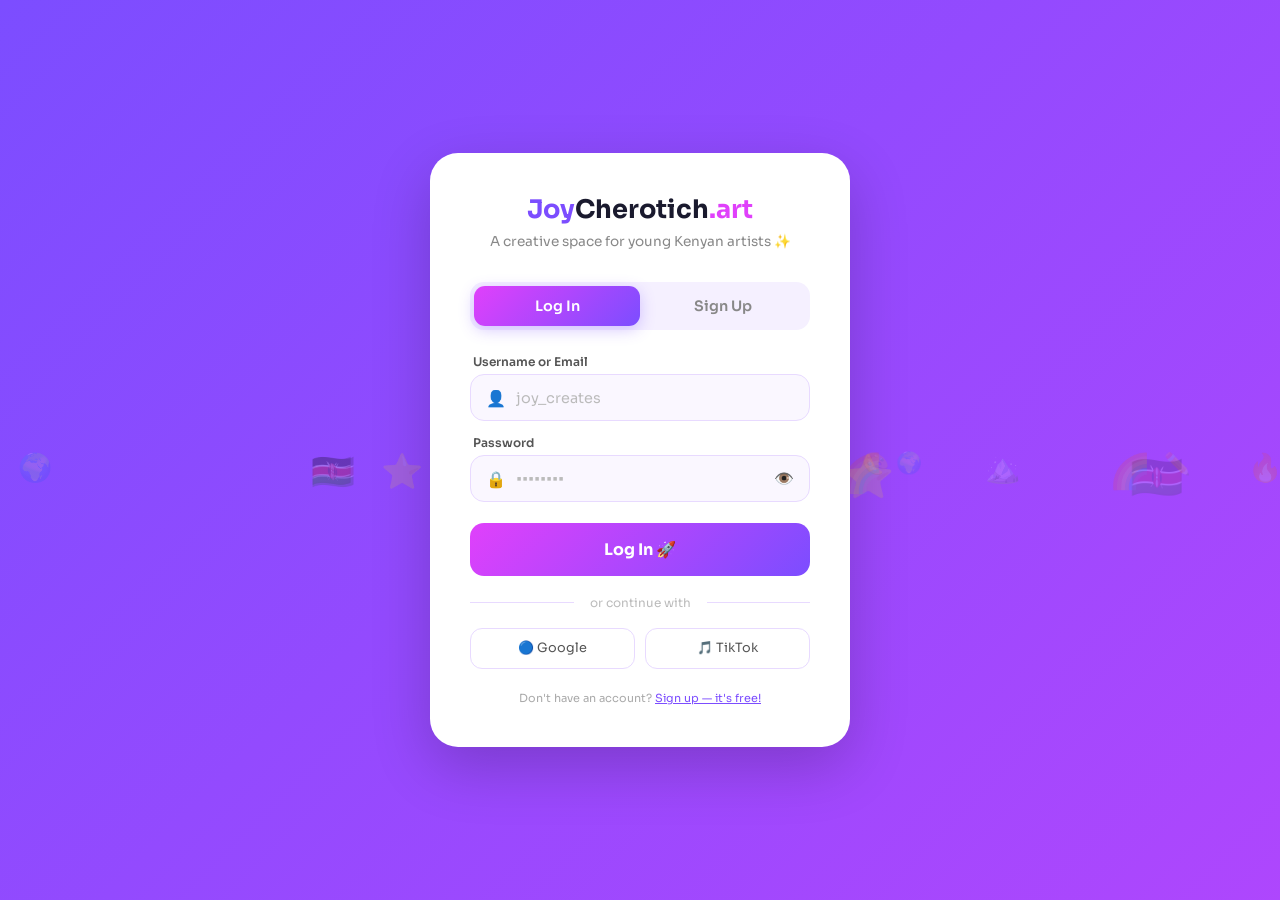
<file: index.html>
<!DOCTYPE html>
<html lang="en" data-theme="light">
<head>
  <meta charset="UTF-8">
  <meta name="viewport" content="width=device-width, initial-scale=1.0">
  <meta name="description" content="Joy Cherotich — 15-year-old Kenyan artist showcasing vibrant art by young creatives.">
  <title>Joy Cherotich Art ✨ Home</title>
  <link rel="preconnect" href="https://fonts.googleapis.com">
  <link rel="preconnect" href="https://fonts.gstatic.com" crossorigin>
  <link href="https://fonts.googleapis.com/css2?family=Space+Grotesk:wght@400;500;700&family=Sora:wght@300;400;600;700&display=swap" rel="stylesheet">
  <link rel="stylesheet" href="shared.css">
</head>
<body>
  <div class="theme-switcher">
    <button class="theme-btn active" data-theme="light" title="Light">☀️</button>
    <button class="theme-btn" data-theme="dark" title="Dark">🌙</button>
    <button class="theme-btn" data-theme="sunset" title="Sunset">🌅</button>
  </div>

  <button class="sidebar-toggle" id="sidebarToggle">☰</button>
  <div class="sidebar-overlay" id="sidebarOverlay"></div>

  <div class="app-layout">
    <aside class="sidebar" id="sidebar">
      <div class="sidebar-header">
        <a href="index.html" class="logo"><span class="joy">Joy</span>Cherotich<span class="art">.art</span></a>
      </div>
      <nav class="sidebar-nav">
        <a href="index.html"><span class="nav-icon">🏠</span><span class="nav-label">Home</span></a>
        <a href="gallery.html"><span class="nav-icon">🖼️</span><span class="nav-label">Gallery</span></a>
        <a href="process.html"><span class="nav-icon">🔄</span><span class="nav-label">Process</span></a>
        <a href="about.html"><span class="nav-icon">👋</span><span class="nav-label">About Me</span></a>
        <a href="creators.html"><span class="nav-icon">🌟</span><span class="nav-label">Creators</span></a>
        <a href="challenge.html"><span class="nav-icon">🏆</span><span class="nav-label">Challenge</span></a>
        <a href="poll.html"><span class="nav-icon">🗳️</span><span class="nav-label">Vote</span></a>
        <a href="palette.html"><span class="nav-icon">🎨</span><span class="nav-label">Palette</span></a>
        <a href="journal.html"><span class="nav-icon">📖</span><span class="nav-label">Journal</span></a>
        <a href="draw.html"><span class="nav-icon">✏️</span><span class="nav-label">Draw</span></a>
        <a href="comments.html"><span class="nav-icon">💬</span><span class="nav-label">The Wall</span></a>
        <a href="contact.html"><span class="nav-icon">💌</span><span class="nav-label">Say Hi</span></a>
      </nav>
      <div class="sidebar-user" id="sidebarUser">
        <div class="user-avatar" id="sidebarAvatar">🎨</div>
        <div class="user-info">
          <div class="name" id="sidebarName">Guest</div>
          <div class="meta" id="sidebarMeta">@guest · Kenya</div>
        </div>
        <div class="sidebar-user-menu" id="sidebarUserMenu">
          <button class="danger" onclick="handleLogout()">🚪 Log Out</button>
        </div>
      </div>
    </aside>

    <main class="main-content">
      <!-- Hero -->
      <section class="hero">
        <div class="hero-content">
          <div class="hero-age-badge">✨ 15-year-old Kenyan artist &amp; creator</div>
          <h1>Hey, I'm <span style="color:#fff;text-shadow:0 0 40px rgba(224,64,251,.5);">Joy Cherotich</span><br>I Make Art That Speaks 🎨</h1>
          <p>Welcome to my world — where bold colors, Kenyan culture, and young creativity collide. This is a space for teen artists like me to shine.</p>
          <div class="hero-buttons">
            <a href="gallery.html" class="btn btn-primary">See My Art ✨</a>
            <a href="creators.html" class="btn btn-outline">Meet Young Creators</a>
          </div>
        </div>
      </section>

      <!-- CTA Banner -->
      <section class="cta-banner">
        <h2>Are You a Young Kenyan Artist? 🇰🇪</h2>
        <p>Submit your artwork and get featured. No age limit on talent — if you're under 18 and creating, we want to see your work!</p>
        <a href="contact.html" class="btn btn-white">Submit Your Art 🚀</a>
      </section>

      <footer>
        <div class="container">
          <div class="footer-socials">
            <a href="#" aria-label="Instagram">📸</a><a href="#" aria-label="TikTok">🎵</a><a href="#" aria-label="YouTube">▶️</a><a href="#" aria-label="Pinterest">📌</a>
          </div>
          <p>&copy; 2026 Joy Cherotich. Made with 💜 by a 15-year-old in Kenya. Dream big, create bigger. ✨</p>
        </div>
      </footer>
    </main>
  </div>

  <script src="shared.js"></script>
</body>
</html>
</file>
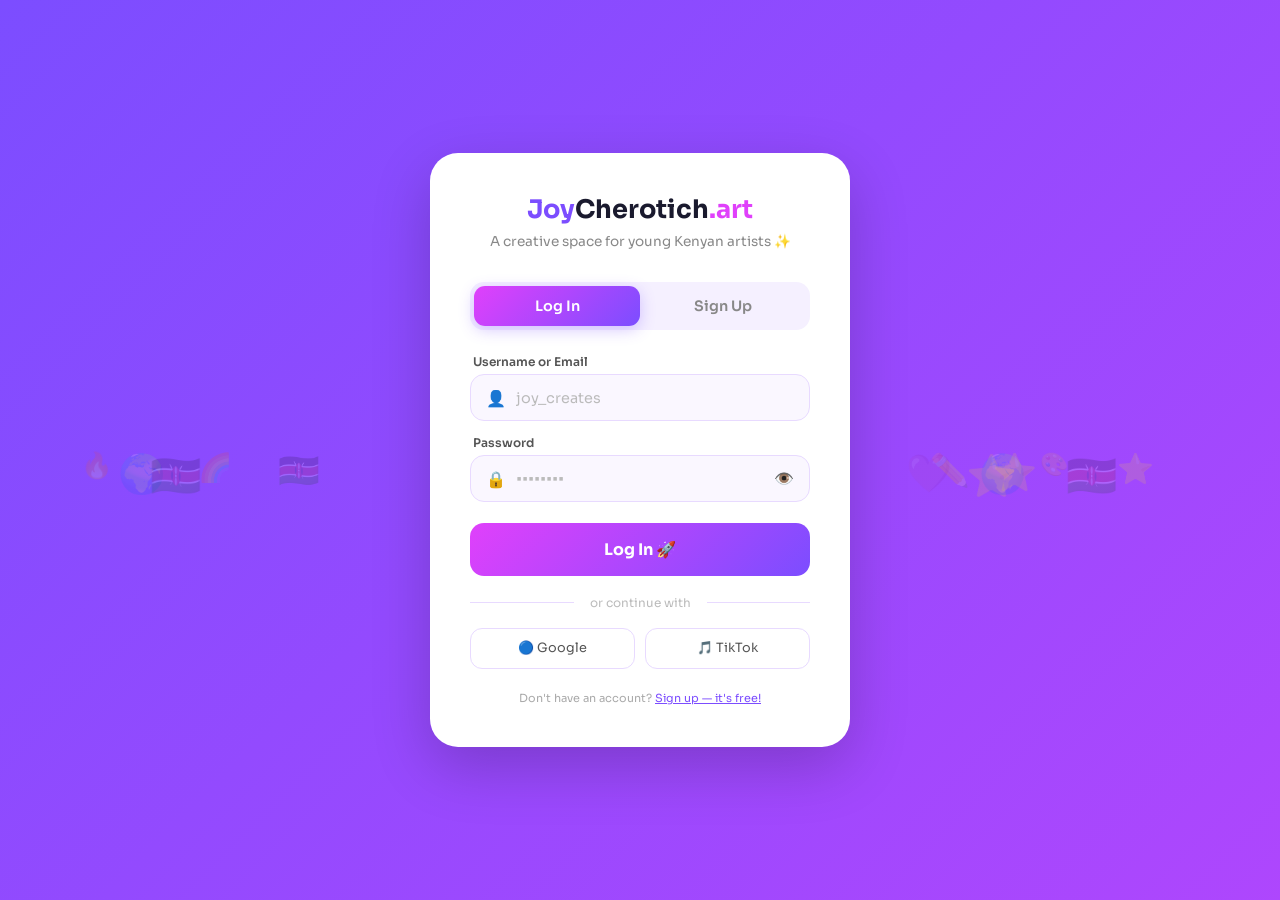
<file: about.html>
<!DOCTYPE html>
<html lang="en" data-theme="light">
<head>
  <meta charset="UTF-8"><meta name="viewport" content="width=device-width, initial-scale=1.0">
  <title>About Me 👋 — Joy Cherotich Art</title>
  <link rel="preconnect" href="https://fonts.googleapis.com"><link rel="preconnect" href="https://fonts.gstatic.com" crossorigin>
  <link href="https://fonts.googleapis.com/css2?family=Space+Grotesk:wght@400;500;700&family=Sora:wght@300;400;600;700&display=swap" rel="stylesheet">
  <link rel="stylesheet" href="shared.css">
</head>
<body>
  <div class="theme-switcher"><button class="theme-btn active" data-theme="light">☀️</button><button class="theme-btn" data-theme="dark">🌙</button><button class="theme-btn" data-theme="sunset">🌅</button></div>
  <button class="sidebar-toggle" id="sidebarToggle">☰</button><div class="sidebar-overlay" id="sidebarOverlay"></div>
  <div class="app-layout">
    <aside class="sidebar" id="sidebar">
      <div class="sidebar-header"><a href="index.html" class="logo"><span class="joy">Joy</span>Cherotich<span class="art">.art</span></a></div>
      <nav class="sidebar-nav">
        <a href="index.html"><span class="nav-icon">🏠</span><span class="nav-label">Home</span></a>
        <a href="gallery.html"><span class="nav-icon">🖼️</span><span class="nav-label">Gallery</span></a>
        <a href="process.html"><span class="nav-icon">🔄</span><span class="nav-label">Process</span></a>
        <a href="about.html"><span class="nav-icon">👋</span><span class="nav-label">About Me</span></a>
        <a href="creators.html"><span class="nav-icon">🌟</span><span class="nav-label">Creators</span></a>
        <a href="challenge.html"><span class="nav-icon">🏆</span><span class="nav-label">Challenge</span></a>
        <a href="poll.html"><span class="nav-icon">🗳️</span><span class="nav-label">Vote</span></a>
        <a href="palette.html"><span class="nav-icon">🎨</span><span class="nav-label">Palette</span></a>
        <a href="journal.html"><span class="nav-icon">📖</span><span class="nav-label">Journal</span></a>
        <a href="draw.html"><span class="nav-icon">✏️</span><span class="nav-label">Draw</span></a>
        <a href="comments.html"><span class="nav-icon">💬</span><span class="nav-label">The Wall</span></a>
        <a href="contact.html"><span class="nav-icon">💌</span><span class="nav-label">Say Hi</span></a>
      </nav>
      <div class="sidebar-user" id="sidebarUser"><div class="user-avatar" id="sidebarAvatar">🎨</div><div class="user-info"><div class="name" id="sidebarName">Guest</div><div class="meta" id="sidebarMeta">@guest · Kenya</div></div><div class="sidebar-user-menu" id="sidebarUserMenu"><button class="danger" onclick="handleLogout()">🚪 Log Out</button></div></div>
    </aside>
    <main class="main-content">
      <section class="page-section" style="background:var(--bg-alt)">
        <div class="container">
          <div class="about-grid">
            <div class="about-img">
              <img src="https://images.unsplash.com/photo-1523805009345-7448845a9e53?w=800&q=80" alt="Joy Cherotich creating art">
              <div class="fun-sticker">🎨 Creating since age 10!</div>
            </div>
            <div class="about-text">
              <h2>Hey, I'm Joy! 👋🇰🇪</h2>
              <p>I'm <strong>Joy Cherotich</strong>, a 15-year-old artist from Kenya. I've been making art since I was 10 — starting with crayons and sketch pads, and now working with acrylics, digital tools, and mixed media.</p>
              <p>I built this website to show the world that age is just a number when it comes to creativity. There are SO many talented young artists in Kenya, and we deserve a platform to be seen. 💜</p>
              <p>If you're a young creator too, I'd love to feature your work here. Let's build something amazing together!</p>
              <div class="about-stats">
                <div class="stat"><div class="number">15</div><div class="label">Years Old</div></div>
                <div class="stat"><div class="number">50+</div><div class="label">Artworks</div></div>
                <div class="stat"><div class="number">5</div><div class="label">Years Creating</div></div>
              </div>
              <a href="contact.html" class="btn btn-primary" style="margin-top:.5rem;">Collab With Me ✨</a>
            </div>
          </div>
        </div>
      </section>
      <footer><div class="container"><p>&copy; 2026 Joy Cherotich. Made with 💜 in Kenya ✨</p></div></footer>
    </main>
  </div>
  <script src="shared.js"></script>
</body>
</html>
</file>
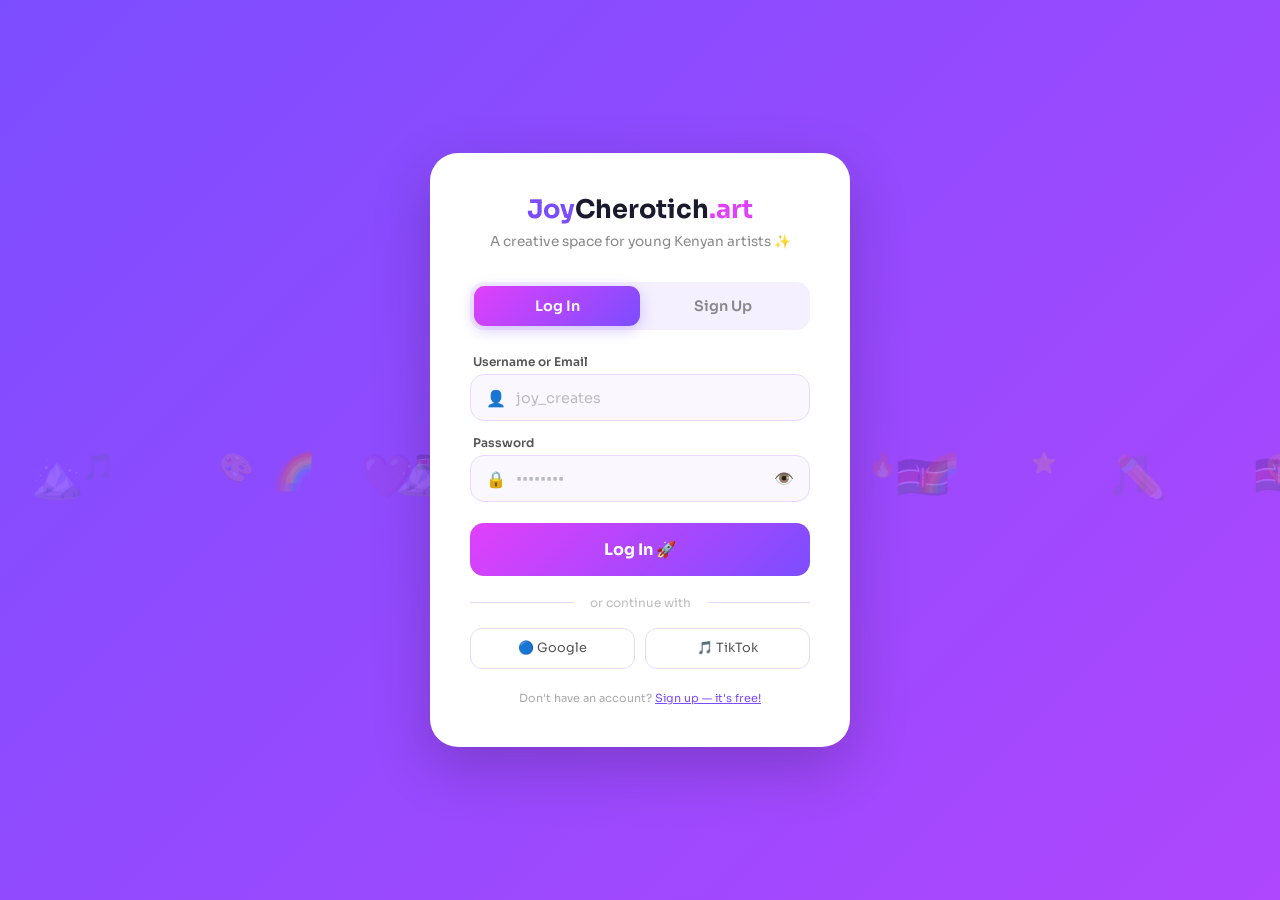
<file: challenge.html>
<!DOCTYPE html>
<html lang="en" data-theme="light">
<head>
  <meta charset="UTF-8"><meta name="viewport" content="width=device-width, initial-scale=1.0">
  <title>Challenge 🏆 — Joy Cherotich Art</title>
  <link rel="preconnect" href="https://fonts.googleapis.com"><link rel="preconnect" href="https://fonts.gstatic.com" crossorigin>
  <link href="https://fonts.googleapis.com/css2?family=Space+Grotesk:wght@400;500;700&family=Sora:wght@300;400;600;700&display=swap" rel="stylesheet">
  <link rel="stylesheet" href="shared.css">
</head>
<body>
  <div class="theme-switcher"><button class="theme-btn active" data-theme="light">☀️</button><button class="theme-btn" data-theme="dark">🌙</button><button class="theme-btn" data-theme="sunset">🌅</button></div>
  <button class="sidebar-toggle" id="sidebarToggle">☰</button><div class="sidebar-overlay" id="sidebarOverlay"></div>
  <div class="app-layout">
    <aside class="sidebar" id="sidebar">
      <div class="sidebar-header"><a href="index.html" class="logo"><span class="joy">Joy</span>Cherotich<span class="art">.art</span></a></div>
      <nav class="sidebar-nav">
        <a href="index.html"><span class="nav-icon">🏠</span><span class="nav-label">Home</span></a>
        <a href="gallery.html"><span class="nav-icon">🖼️</span><span class="nav-label">Gallery</span></a>
        <a href="process.html"><span class="nav-icon">🔄</span><span class="nav-label">Process</span></a>
        <a href="about.html"><span class="nav-icon">👋</span><span class="nav-label">About Me</span></a>
        <a href="creators.html"><span class="nav-icon">🌟</span><span class="nav-label">Creators</span></a>
        <a href="challenge.html"><span class="nav-icon">🏆</span><span class="nav-label">Challenge</span></a>
        <a href="poll.html"><span class="nav-icon">🗳️</span><span class="nav-label">Vote</span></a>
        <a href="palette.html"><span class="nav-icon">🎨</span><span class="nav-label">Palette</span></a>
        <a href="journal.html"><span class="nav-icon">📖</span><span class="nav-label">Journal</span></a>
        <a href="draw.html"><span class="nav-icon">✏️</span><span class="nav-label">Draw</span></a>
        <a href="comments.html"><span class="nav-icon">💬</span><span class="nav-label">The Wall</span></a>
        <a href="contact.html"><span class="nav-icon">💌</span><span class="nav-label">Say Hi</span></a>
      </nav>
      <div class="sidebar-user" id="sidebarUser"><div class="user-avatar" id="sidebarAvatar">🎨</div><div class="user-info"><div class="name" id="sidebarName">Guest</div><div class="meta" id="sidebarMeta">@guest · Kenya</div></div><div class="sidebar-user-menu" id="sidebarUserMenu"><button class="danger" onclick="handleLogout()">🚪 Log Out</button></div></div>
    </aside>
    <main class="main-content">
      <section class="page-section">
        <div class="container">
          <h2 class="section-title">Art Challenge 🏆</h2>
          <p class="section-subtitle">A fresh prompt every month. Create your version and tag me to get featured!</p>
          <div class="challenge-card">
            <div class="challenge-month">April 2026 Challenge</div>
            <h3>🍛 Draw Your Favorite Kenyan Meal</h3>
            <p>Ugali & sukuma? Nyama choma? Chapati? Whatever makes you feel at home — draw it, paint it, or create it digitally. Make it colorful, make it YOU!</p>
            <div class="challenge-tags">
              <span class="challenge-tag">#JoyArtChallenge</span>
              <span class="challenge-tag">#KenyanFoodArt</span>
              <span class="challenge-tag">#YoungKenyanArtist</span>
            </div>
            <a href="contact.html" class="btn btn-primary">Submit Your Entry 🚀</a>
          </div>
        </div>
      </section>
      <footer><div class="container"><p>&copy; 2026 Joy Cherotich. Made with 💜 in Kenya ✨</p></div></footer>
    </main>
  </div>
  <script src="shared.js"></script>
</body>
</html>
</file>
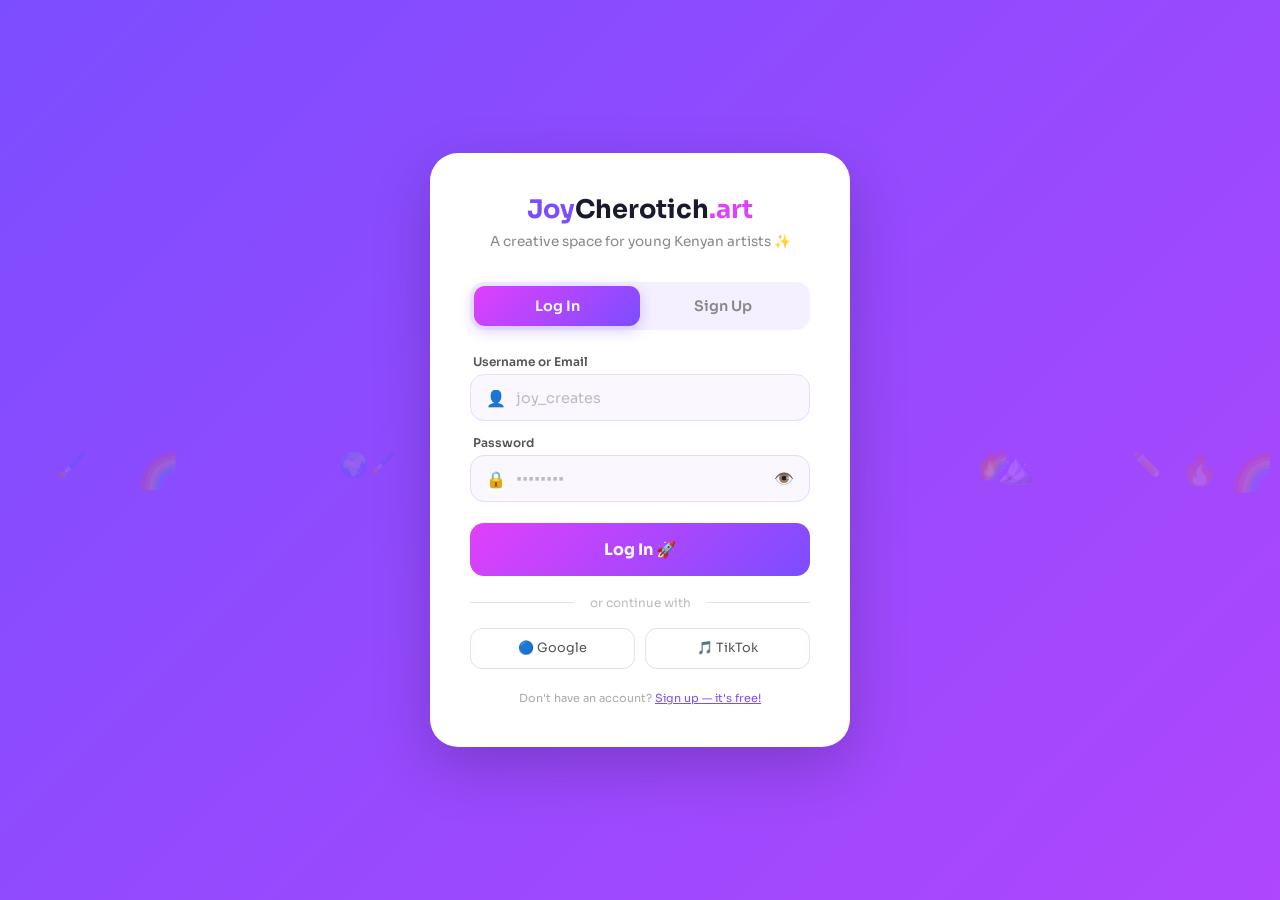
<file: comments.html>
<!DOCTYPE html>
<html lang="en" data-theme="light">
<head>
  <meta charset="UTF-8"><meta name="viewport" content="width=device-width, initial-scale=1.0">
  <title>The Wall 💬 — Joy Cherotich Art</title>
  <link rel="preconnect" href="https://fonts.googleapis.com"><link rel="preconnect" href="https://fonts.gstatic.com" crossorigin>
  <link href="https://fonts.googleapis.com/css2?family=Space+Grotesk:wght@400;500;700&family=Sora:wght@300;400;600;700&display=swap" rel="stylesheet">
  <link rel="stylesheet" href="shared.css">
</head>
<body>
  <div class="theme-switcher"><button class="theme-btn active" data-theme="light">☀️</button><button class="theme-btn" data-theme="dark">🌙</button><button class="theme-btn" data-theme="sunset">🌅</button></div>
  <button class="sidebar-toggle" id="sidebarToggle">☰</button><div class="sidebar-overlay" id="sidebarOverlay"></div>
  <div class="app-layout">
    <aside class="sidebar" id="sidebar">
      <div class="sidebar-header"><a href="index.html" class="logo"><span class="joy">Joy</span>Cherotich<span class="art">.art</span></a></div>
      <nav class="sidebar-nav">
        <a href="index.html"><span class="nav-icon">🏠</span><span class="nav-label">Home</span></a>
        <a href="gallery.html"><span class="nav-icon">🖼️</span><span class="nav-label">Gallery</span></a>
        <a href="process.html"><span class="nav-icon">🔄</span><span class="nav-label">Process</span></a>
        <a href="about.html"><span class="nav-icon">👋</span><span class="nav-label">About Me</span></a>
        <a href="creators.html"><span class="nav-icon">🌟</span><span class="nav-label">Creators</span></a>
        <a href="challenge.html"><span class="nav-icon">🏆</span><span class="nav-label">Challenge</span></a>
        <a href="poll.html"><span class="nav-icon">🗳️</span><span class="nav-label">Vote</span></a>
        <a href="palette.html"><span class="nav-icon">🎨</span><span class="nav-label">Palette</span></a>
        <a href="journal.html"><span class="nav-icon">📖</span><span class="nav-label">Journal</span></a>
        <a href="draw.html"><span class="nav-icon">✏️</span><span class="nav-label">Draw</span></a>
        <a href="comments.html"><span class="nav-icon">💬</span><span class="nav-label">The Wall</span></a>
        <a href="contact.html"><span class="nav-icon">💌</span><span class="nav-label">Say Hi</span></a>
      </nav>
      <div class="sidebar-user" id="sidebarUser"><div class="user-avatar" id="sidebarAvatar">🎨</div><div class="user-info"><div class="name" id="sidebarName">Guest</div><div class="meta" id="sidebarMeta">@guest · Kenya</div></div><div class="sidebar-user-menu" id="sidebarUserMenu"><button class="danger" onclick="handleLogout()">🚪 Log Out</button></div></div>
    </aside>
    <main class="main-content">
      <section class="page-section">
        <div class="container">
          <h2 class="section-title">The Wall 💬</h2>
          <p class="section-subtitle">What do you think of the art? Leave a message — the best ones stay on The Wall forever!</p>
          <div class="comments-wrapper">
            <div class="featured-comments" id="commentsList">
              <div class="comment-bubble">
                <div class="comment-header"><div class="comment-avatar">A</div><span class="comment-name">Aisha, Mombasa</span><span class="comment-age-badge">Age 14</span></div>
                <div class="comment-text">Joy your art is AMAZING! 😍 The Rift Valley piece made me feel homesick in the best way. Keep going girl, you're inspiring all of us! 💜</div>
                <div class="comment-date">April 22, 2026</div>
              </div>
              <div class="comment-bubble">
                <div class="comment-header"><div class="comment-avatar">D</div><span class="comment-name">David, Nakuru</span><span class="comment-age-badge">Age 16</span></div>
                <div class="comment-text">Found this site through TikTok and wow. The drawing tool is so cool, I spent like an hour on it 😂 Also the Identity piece is fire 🔥</div>
                <div class="comment-date">April 20, 2026</div>
              </div>
              <div class="comment-bubble">
                <div class="comment-header"><div class="comment-avatar">M</div><span class="comment-name">Ms. Odhiambo (Art Teacher)</span><span class="comment-age-badge">Teacher</span></div>
                <div class="comment-text">Joy, I showed your website to my Form 2 class and they were SO inspired. This is exactly what young Kenyan creatives need. Proud of you! 🇰🇪✨</div>
                <div class="comment-date">April 18, 2026</div>
              </div>
            </div>
            <div class="guestbook-form">
              <h3>Leave a Message ✍️</h3>
              <form id="guestbookForm" onsubmit="handleGuestbook(event)">
                <div class="form-row">
                  <input type="text" placeholder="Your Name ✨" required aria-label="Name">
                  <input type="text" placeholder="Your Age & City 📍" aria-label="Age and city">
                </div>
                <textarea rows="3" placeholder="What do you think of the art? Drop some love! 💬" required aria-label="Your comment"></textarea>
                <button type="submit" class="btn btn-primary btn-sm">Post to The Wall 💬</button>
              </form>
            </div>
          </div>
        </div>
      </section>
      <footer><div class="container"><p>&copy; 2026 Joy Cherotich. Made with 💜 in Kenya ✨</p></div></footer>
    </main>
  </div>
  <script src="shared.js"></script>
  <script>
    function handleGuestbook(e){e.preventDefault();const f=e.target,name=f.elements[0].value,ac=f.elements[1].value||'Kenya 🇰🇪',msg=f.elements[2].value;
    const date=new Date().toLocaleDateString('en-US',{month:'long',day:'numeric',year:'numeric'});
    const b=document.createElement('div');b.className='comment-bubble';b.style.animation='fadeUp .5s ease-out';
    b.innerHTML='<div class="comment-header"><div class="comment-avatar">'+name.charAt(0).toUpperCase()+'</div><span class="comment-name">'+name+', '+ac+'</span><span class="comment-age-badge">New ✨</span></div><div class="comment-text">'+msg+'</div><div class="comment-date">'+date+'</div>';
    document.getElementById('commentsList').prepend(b);f.reset();alert('Your message is on The Wall! 💜✨')}
  </script>
</body>
</html>
</file>
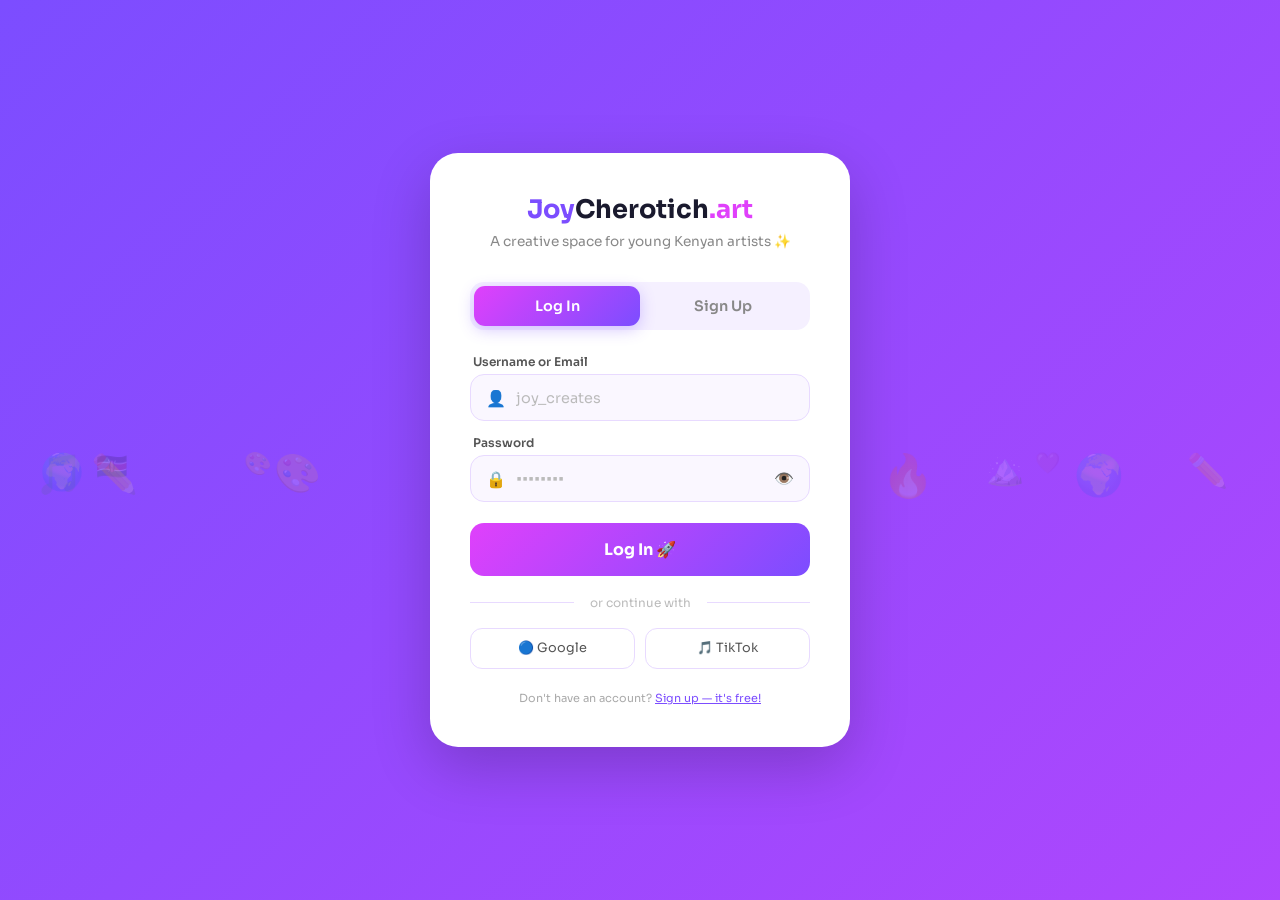
<file: contact.html>
<!DOCTYPE html>
<html lang="en" data-theme="light">
<head>
  <meta charset="UTF-8"><meta name="viewport" content="width=device-width, initial-scale=1.0">
  <title>Say Hi 💌 — Joy Cherotich Art</title>
  <link rel="preconnect" href="https://fonts.googleapis.com"><link rel="preconnect" href="https://fonts.gstatic.com" crossorigin>
  <link href="https://fonts.googleapis.com/css2?family=Space+Grotesk:wght@400;500;700&family=Sora:wght@300;400;600;700&display=swap" rel="stylesheet">
  <link rel="stylesheet" href="shared.css">
</head>
<body>
  <div class="theme-switcher"><button class="theme-btn active" data-theme="light">☀️</button><button class="theme-btn" data-theme="dark">🌙</button><button class="theme-btn" data-theme="sunset">🌅</button></div>
  <button class="sidebar-toggle" id="sidebarToggle">☰</button><div class="sidebar-overlay" id="sidebarOverlay"></div>
  <div class="app-layout">
    <aside class="sidebar" id="sidebar">
      <div class="sidebar-header"><a href="index.html" class="logo"><span class="joy">Joy</span>Cherotich<span class="art">.art</span></a></div>
      <nav class="sidebar-nav">
        <a href="index.html"><span class="nav-icon">🏠</span><span class="nav-label">Home</span></a>
        <a href="gallery.html"><span class="nav-icon">🖼️</span><span class="nav-label">Gallery</span></a>
        <a href="process.html"><span class="nav-icon">🔄</span><span class="nav-label">Process</span></a>
        <a href="about.html"><span class="nav-icon">👋</span><span class="nav-label">About Me</span></a>
        <a href="creators.html"><span class="nav-icon">🌟</span><span class="nav-label">Creators</span></a>
        <a href="challenge.html"><span class="nav-icon">🏆</span><span class="nav-label">Challenge</span></a>
        <a href="poll.html"><span class="nav-icon">🗳️</span><span class="nav-label">Vote</span></a>
        <a href="palette.html"><span class="nav-icon">🎨</span><span class="nav-label">Palette</span></a>
        <a href="journal.html"><span class="nav-icon">📖</span><span class="nav-label">Journal</span></a>
        <a href="draw.html"><span class="nav-icon">✏️</span><span class="nav-label">Draw</span></a>
        <a href="comments.html"><span class="nav-icon">💬</span><span class="nav-label">The Wall</span></a>
        <a href="contact.html"><span class="nav-icon">💌</span><span class="nav-label">Say Hi</span></a>
      </nav>
      <div class="sidebar-user" id="sidebarUser"><div class="user-avatar" id="sidebarAvatar">🎨</div><div class="user-info"><div class="name" id="sidebarName">Guest</div><div class="meta" id="sidebarMeta">@guest · Kenya</div></div><div class="sidebar-user-menu" id="sidebarUserMenu"><button class="danger" onclick="handleLogout()">🚪 Log Out</button></div></div>
    </aside>
    <main class="main-content">
      <section class="page-section" style="background:var(--bg-card)">
        <div class="container">
          <h2 class="section-title">Say Hi! 💌</h2>
          <p class="section-subtitle">Want to collab, get featured, or just chat about art? Drop me a message.</p>
          <div class="contact-grid">
            <div class="contact-info">
              <h3>Let's Connect</h3>
              <p>Whether you want your art featured, want to collab on a project, or just want to say hi — I'm here for it! 💜</p>
              <div class="contact-detail"><div class="icon">📍</div><span>Kenya 🇰🇪</span></div>
              <div class="contact-detail"><div class="icon">📧</div><span>joy@cherotich.art</span></div>
              <div class="contact-detail"><div class="icon">📱</div><span>@joycherotich.art (Instagram)</span></div>
              <div class="contact-detail"><div class="icon">🎵</div><span>@joycherotich (TikTok)</span></div>
            </div>
            <form class="contact-form" onsubmit="handleSubmit(event)">
              <input type="text" placeholder="Your Name ✨" required aria-label="Your name">
              <input type="email" placeholder="Your Email 📧" required aria-label="Your email">
              <input type="number" placeholder="Your Age 🎂" min="8" max="25" aria-label="Your age">
              <textarea rows="5" placeholder="Tell me about yourself or your art! 🎨" required aria-label="Your message"></textarea>
              <button type="submit" class="btn btn-primary">Send It! 🚀</button>
            </form>
          </div>
        </div>
      </section>
      <footer><div class="container"><p>&copy; 2026 Joy Cherotich. Made with 💜 in Kenya ✨</p></div></footer>
    </main>
  </div>
  <script src="shared.js"></script>
  <script>
    function handleSubmit(e){e.preventDefault();alert('Thanks for reaching out! 💜 I\'ll get back to you soon. Keep creating! 🎨✨');e.target.reset()}
  </script>
</body>
</html>
</file>
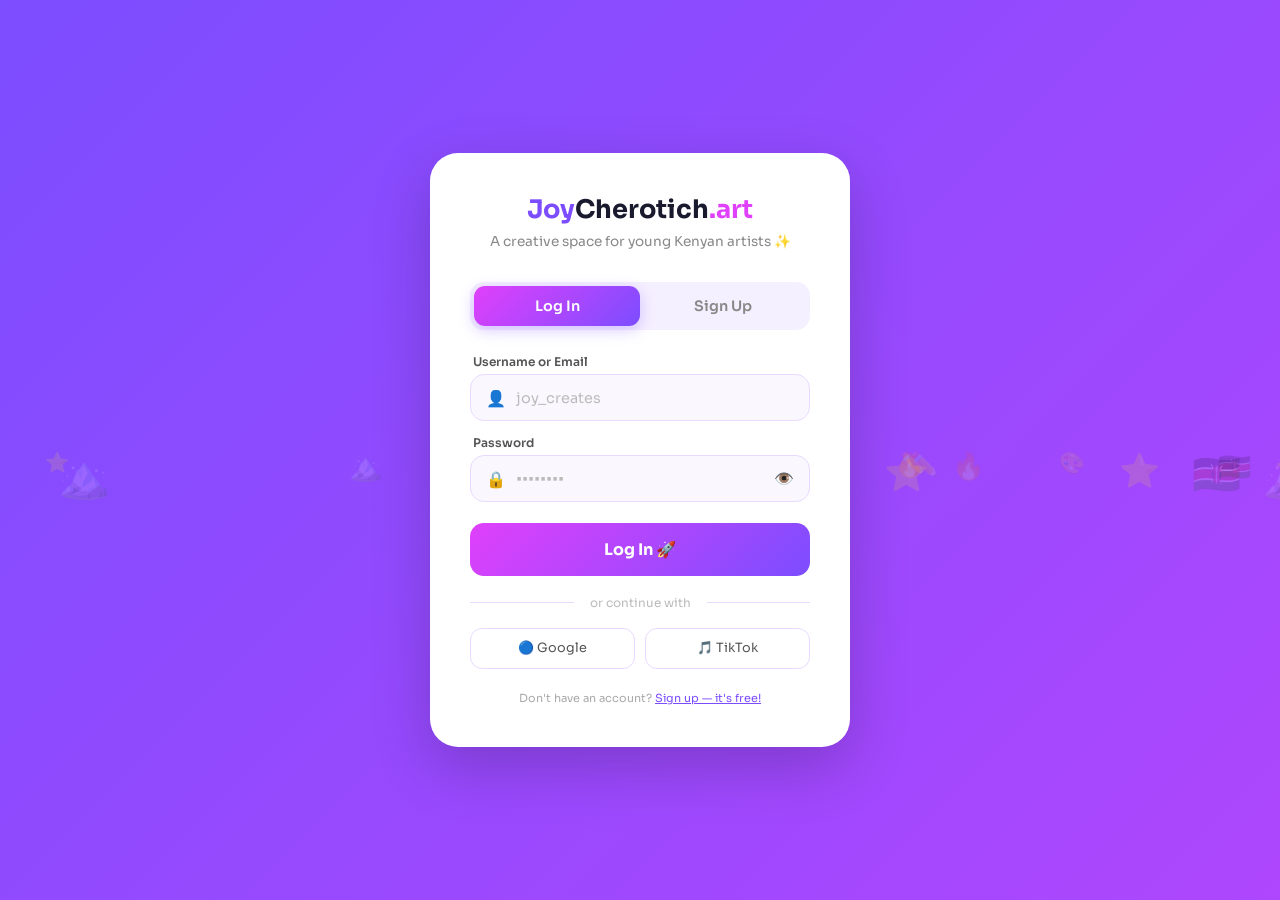
<file: creators.html>
<!DOCTYPE html>
<html lang="en" data-theme="light">
<head>
  <meta charset="UTF-8"><meta name="viewport" content="width=device-width, initial-scale=1.0">
  <title>Creators 🌟 — Joy Cherotich Art</title>
  <link rel="preconnect" href="https://fonts.googleapis.com"><link rel="preconnect" href="https://fonts.gstatic.com" crossorigin>
  <link href="https://fonts.googleapis.com/css2?family=Space+Grotesk:wght@400;500;700&family=Sora:wght@300;400;600;700&display=swap" rel="stylesheet">
  <link rel="stylesheet" href="shared.css">
</head>
<body>
  <div class="theme-switcher"><button class="theme-btn active" data-theme="light">☀️</button><button class="theme-btn" data-theme="dark">🌙</button><button class="theme-btn" data-theme="sunset">🌅</button></div>
  <button class="sidebar-toggle" id="sidebarToggle">☰</button><div class="sidebar-overlay" id="sidebarOverlay"></div>
  <div class="app-layout">
    <aside class="sidebar" id="sidebar">
      <div class="sidebar-header"><a href="index.html" class="logo"><span class="joy">Joy</span>Cherotich<span class="art">.art</span></a></div>
      <nav class="sidebar-nav">
        <a href="index.html"><span class="nav-icon">🏠</span><span class="nav-label">Home</span></a>
        <a href="gallery.html"><span class="nav-icon">🖼️</span><span class="nav-label">Gallery</span></a>
        <a href="process.html"><span class="nav-icon">🔄</span><span class="nav-label">Process</span></a>
        <a href="about.html"><span class="nav-icon">👋</span><span class="nav-label">About Me</span></a>
        <a href="creators.html"><span class="nav-icon">🌟</span><span class="nav-label">Creators</span></a>
        <a href="challenge.html"><span class="nav-icon">🏆</span><span class="nav-label">Challenge</span></a>
        <a href="poll.html"><span class="nav-icon">🗳️</span><span class="nav-label">Vote</span></a>
        <a href="palette.html"><span class="nav-icon">🎨</span><span class="nav-label">Palette</span></a>
        <a href="journal.html"><span class="nav-icon">📖</span><span class="nav-label">Journal</span></a>
        <a href="draw.html"><span class="nav-icon">✏️</span><span class="nav-label">Draw</span></a>
        <a href="comments.html"><span class="nav-icon">💬</span><span class="nav-label">The Wall</span></a>
        <a href="contact.html"><span class="nav-icon">💌</span><span class="nav-label">Say Hi</span></a>
      </nav>
      <div class="sidebar-user" id="sidebarUser"><div class="user-avatar" id="sidebarAvatar">🎨</div><div class="user-info"><div class="name" id="sidebarName">Guest</div><div class="meta" id="sidebarMeta">@guest · Kenya</div></div><div class="sidebar-user-menu" id="sidebarUserMenu"><button class="danger" onclick="handleLogout()">🚪 Log Out</button></div></div>
    </aside>
    <main class="main-content">
      <section class="page-section" style="background:var(--bg-alt)">
        <div class="container">
          <h2 class="section-title">Young Creators Crew 🌟</h2>
          <p class="section-subtitle">Meet the incredible teen artists from across Kenya redefining what it means to be a young creative.</p>
          <div class="creators-grid">
            <div class="creator-card">
              <img src="https://images.unsplash.com/photo-1531123897727-8f129e1688ce?w=300&q=80" alt="Amara Wanjiru" loading="lazy">
              <h3>Amara Wanjiru</h3><div class="age">Age 14 · Nairobi</div><p>Watercolor dreamer 🎨</p>
            </div>
            <div class="creator-card">
              <img src="https://images.unsplash.com/photo-1506794778202-cad84cf45f1d?w=300&q=80" alt="Brian Ochieng" loading="lazy">
              <h3>Brian Ochieng</h3><div class="age">Age 16 · Kisumu</div><p>Bold canvas painter 🖌️</p>
            </div>
            <div class="creator-card">
              <img src="https://images.unsplash.com/photo-1494790108377-be9c29b29330?w=300&q=80" alt="Linet Chebet" loading="lazy">
              <h3>Linet Chebet</h3><div class="age">Age 16 · Eldoret</div><p>Beadwork + mixed media 📿</p>
            </div>
            <div class="creator-card">
              <img src="https://images.unsplash.com/photo-1507003211169-0a1dd7228f2d?w=300&q=80" alt="Kevin Maina" loading="lazy">
              <h3>Kevin Maina</h3><div class="age">Age 15 · Nairobi</div><p>Digital art wizard 💻</p>
            </div>
          </div>
        </div>
      </section>
      <footer><div class="container"><p>&copy; 2026 Joy Cherotich. Made with 💜 in Kenya ✨</p></div></footer>
    </main>
  </div>
  <script src="shared.js"></script>
</body>
</html>
</file>
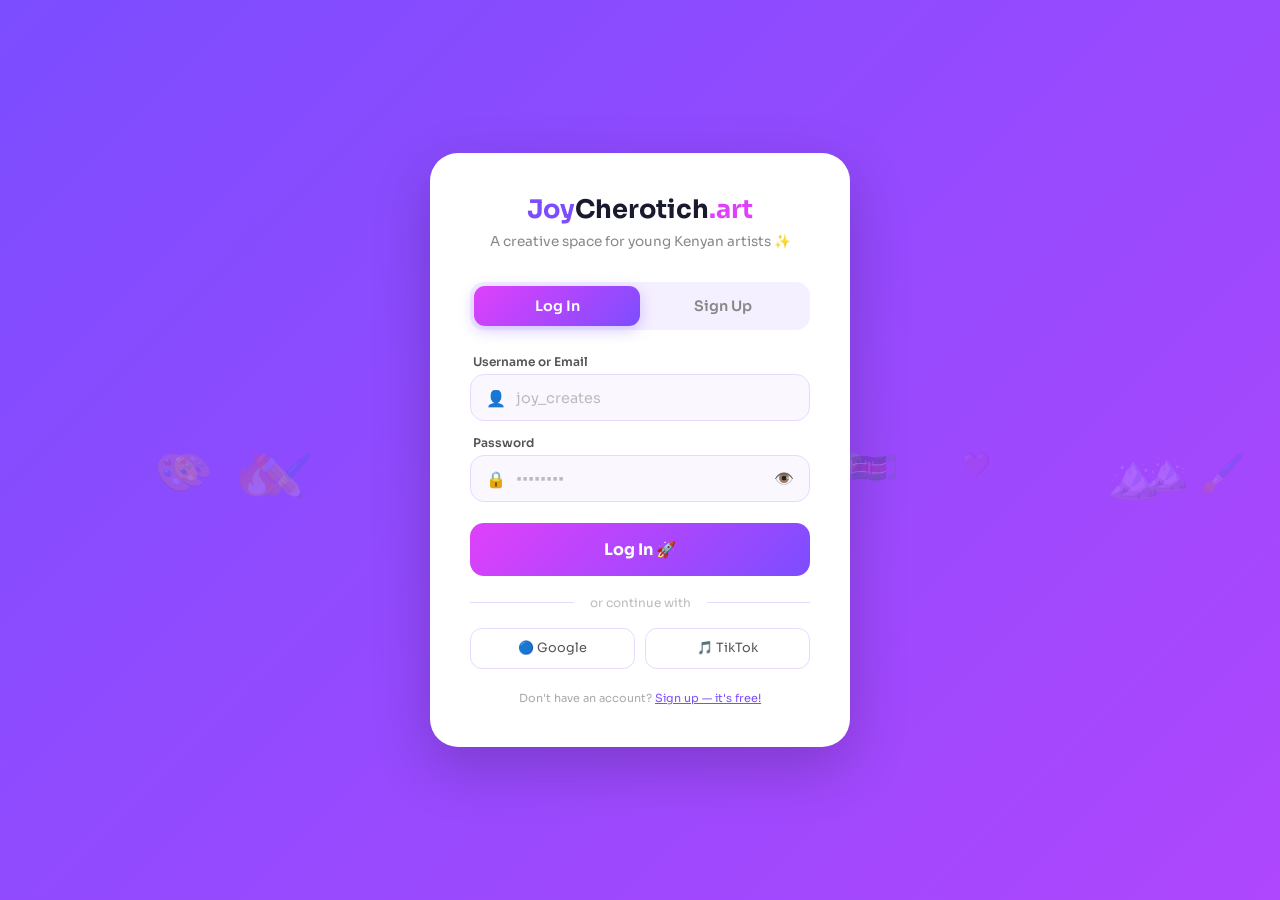
<file: draw.html>
<!DOCTYPE html>
<html lang="en" data-theme="light">
<head>
  <meta charset="UTF-8"><meta name="viewport" content="width=device-width, initial-scale=1.0">
  <title>Draw ✏️ — Joy Cherotich Art</title>
  <link rel="preconnect" href="https://fonts.googleapis.com"><link rel="preconnect" href="https://fonts.gstatic.com" crossorigin>
  <link href="https://fonts.googleapis.com/css2?family=Space+Grotesk:wght@400;500;700&family=Sora:wght@300;400;600;700&display=swap" rel="stylesheet">
  <link rel="stylesheet" href="shared.css">
</head>
<body>
  <div class="theme-switcher"><button class="theme-btn active" data-theme="light">☀️</button><button class="theme-btn" data-theme="dark">🌙</button><button class="theme-btn" data-theme="sunset">🌅</button></div>
  <button class="sidebar-toggle" id="sidebarToggle">☰</button><div class="sidebar-overlay" id="sidebarOverlay"></div>
  <div class="app-layout">
    <aside class="sidebar" id="sidebar">
      <div class="sidebar-header"><a href="index.html" class="logo"><span class="joy">Joy</span>Cherotich<span class="art">.art</span></a></div>
      <nav class="sidebar-nav">
        <a href="index.html"><span class="nav-icon">🏠</span><span class="nav-label">Home</span></a>
        <a href="gallery.html"><span class="nav-icon">🖼️</span><span class="nav-label">Gallery</span></a>
        <a href="process.html"><span class="nav-icon">🔄</span><span class="nav-label">Process</span></a>
        <a href="about.html"><span class="nav-icon">👋</span><span class="nav-label">About Me</span></a>
        <a href="creators.html"><span class="nav-icon">🌟</span><span class="nav-label">Creators</span></a>
        <a href="challenge.html"><span class="nav-icon">🏆</span><span class="nav-label">Challenge</span></a>
        <a href="poll.html"><span class="nav-icon">🗳️</span><span class="nav-label">Vote</span></a>
        <a href="palette.html"><span class="nav-icon">🎨</span><span class="nav-label">Palette</span></a>
        <a href="journal.html"><span class="nav-icon">📖</span><span class="nav-label">Journal</span></a>
        <a href="draw.html"><span class="nav-icon">✏️</span><span class="nav-label">Draw</span></a>
        <a href="comments.html"><span class="nav-icon">💬</span><span class="nav-label">The Wall</span></a>
        <a href="contact.html"><span class="nav-icon">💌</span><span class="nav-label">Say Hi</span></a>
      </nav>
      <div class="sidebar-user" id="sidebarUser"><div class="user-avatar" id="sidebarAvatar">🎨</div><div class="user-info"><div class="name" id="sidebarName">Guest</div><div class="meta" id="sidebarMeta">@guest · Kenya</div></div><div class="sidebar-user-menu" id="sidebarUserMenu"><button class="danger" onclick="handleLogout()">🚪 Log Out</button></div></div>
    </aside>
    <main class="main-content">
      <section class="page-section" style="background:var(--bg-alt)">
        <div class="container">
          <h2 class="section-title">Make Your Own Art ✏️</h2>
          <p class="section-subtitle">Grab a color, pick a brush size, and let your creativity flow right here!</p>
          <div class="draw-wrapper">
            <div class="draw-toolbar">
              <label>Color:</label>
              <div class="color-swatches" id="swatches">
                <div class="swatch active" data-color="#1a1a2e" style="background:#1a1a2e"></div>
                <div class="swatch" data-color="#e53935" style="background:#e53935"></div>
                <div class="swatch" data-color="#e040fb" style="background:#e040fb"></div>
                <div class="swatch" data-color="#7c4dff" style="background:#7c4dff"></div>
                <div class="swatch" data-color="#00bcd4" style="background:#00bcd4"></div>
                <div class="swatch" data-color="#4caf50" style="background:#4caf50"></div>
                <div class="swatch" data-color="#ff9800" style="background:#ff9800"></div>
                <div class="swatch" data-color="#ffffff" style="background:#fff;border:1.5px solid #ddd"></div>
                <div class="color-picker-wrap"><input type="color" id="colorPicker" value="#7c4dff" title="Pick any color"></div>
              </div>
              <label>Size:</label>
              <input type="range" id="brushSize" min="1" max="50" value="4">
              <span class="size-display" id="sizeDisplay">4px</span>
              <button class="tool-btn active" id="penTool">🖊️ Pen</button>
              <button class="tool-btn" id="eraserTool">⬜ Eraser</button>
              <button class="tool-btn tool-btn-danger" id="clearBtn">🗑️ Clear</button>
            </div>
            <div class="canvas-container"><canvas id="drawCanvas" width="1700" height="900"></canvas></div>
            <div class="draw-actions">
              <button class="btn btn-primary" id="downloadBtn">Download My Art 💾</button>
              <button class="tool-btn" id="undoBtn">↩️ Undo</button>
            </div>
          </div>
        </div>
      </section>
      <footer><div class="container"><p>&copy; 2026 Joy Cherotich. Made with 💜 in Kenya ✨</p></div></footer>
    </main>
  </div>
  <script src="shared.js"></script>
  <script>
    (()=>{const canvas=document.getElementById('drawCanvas'),ctx=canvas.getContext('2d');let drawing=false,currentColor='#1a1a2e',currentSize=4,tool='pen',history=[];const MH=30;
    function fillBg(){ctx.fillStyle='#fff';ctx.fillRect(0,0,canvas.width,canvas.height)}fillBg();saveState();
    function saveState(){if(history.length>=MH)history.shift();history.push(canvas.toDataURL())}
    function getPos(e){const r=canvas.getBoundingClientRect(),sx=canvas.width/r.width,sy=canvas.height/r.height,cx=e.touches?e.touches[0].clientX:e.clientX,cy=e.touches?e.touches[0].clientY:e.clientY;return{x:(cx-r.left)*sx,y:(cy-r.top)*sy}}
    function startDraw(e){e.preventDefault();drawing=true;const p=getPos(e);ctx.beginPath();ctx.moveTo(p.x,p.y)}
    function draw(e){if(!drawing)return;e.preventDefault();const p=getPos(e);ctx.lineTo(p.x,p.y);ctx.strokeStyle=tool==='eraser'?'#ffffff':currentColor;ctx.lineWidth=tool==='eraser'?currentSize*4:currentSize;ctx.lineCap='round';ctx.lineJoin='round';ctx.stroke()}
    function endDraw(e){if(!drawing)return;e.preventDefault();drawing=false;ctx.closePath();saveState()}
    canvas.addEventListener('mousedown',startDraw);canvas.addEventListener('mousemove',draw);canvas.addEventListener('mouseup',endDraw);canvas.addEventListener('mouseleave',endDraw);
    canvas.addEventListener('touchstart',startDraw,{passive:false});canvas.addEventListener('touchmove',draw,{passive:false});canvas.addEventListener('touchend',endDraw);
    document.querySelectorAll('.swatch').forEach(s=>s.addEventListener('click',()=>{document.querySelectorAll('.swatch').forEach(w=>w.classList.remove('active'));s.classList.add('active');currentColor=s.dataset.color;document.getElementById('colorPicker').value=currentColor;setTool('pen')}));
    document.getElementById('colorPicker').addEventListener('input',e=>{currentColor=e.target.value;document.querySelectorAll('.swatch').forEach(w=>w.classList.remove('active'));setTool('pen')});
    const bs=document.getElementById('brushSize'),sd=document.getElementById('sizeDisplay');bs.addEventListener('input',()=>{currentSize=parseInt(bs.value);sd.textContent=currentSize+'px'});
    function setTool(t){tool=t;document.getElementById('penTool').classList.toggle('active',t==='pen');document.getElementById('eraserTool').classList.toggle('active',t==='eraser');canvas.style.cursor=t==='eraser'?'cell':'crosshair'}
    document.getElementById('penTool').addEventListener('click',()=>setTool('pen'));document.getElementById('eraserTool').addEventListener('click',()=>setTool('eraser'));
    document.getElementById('clearBtn').addEventListener('click',()=>{if(confirm('Clear canvas? 🧹')){fillBg();saveState()}});
    document.getElementById('undoBtn').addEventListener('click',()=>{if(history.length<=1)return;history.pop();const img=new Image();img.onload=()=>{ctx.clearRect(0,0,canvas.width,canvas.height);ctx.drawImage(img,0,0)};img.src=history[history.length-1]});
    document.getElementById('downloadBtn').addEventListener('click',()=>{const l=document.createElement('a');l.download='my-art-joycherotich.png';l.href=canvas.toDataURL('image/png');l.click()})})();
  </script>
</body>
</html>
</file>
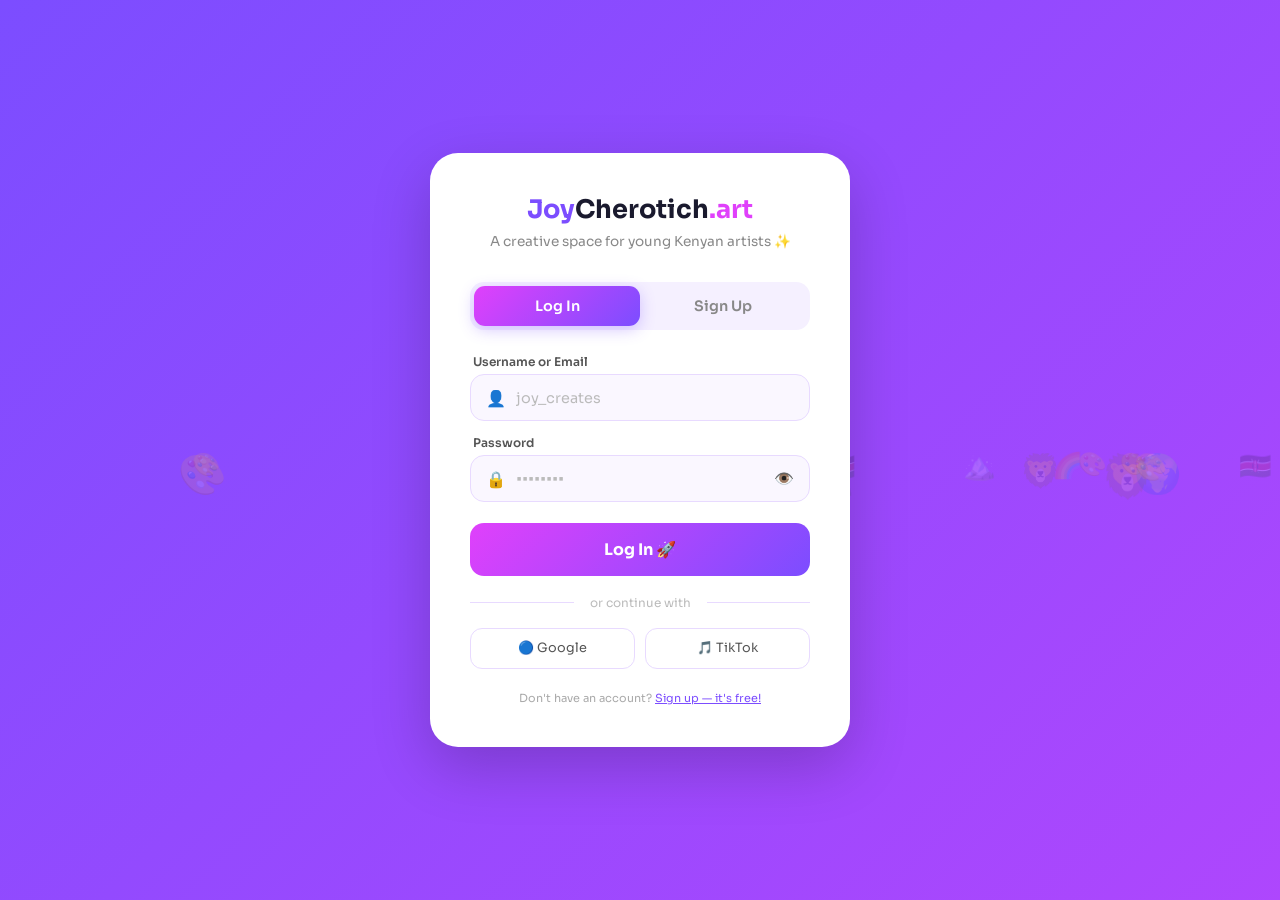
<file: gallery.html>
<!DOCTYPE html>
<html lang="en" data-theme="light">
<head>
  <meta charset="UTF-8">
  <meta name="viewport" content="width=device-width, initial-scale=1.0">
  <title>Gallery 🖼️ — Joy Cherotich Art</title>
  <link rel="preconnect" href="https://fonts.googleapis.com">
  <link rel="preconnect" href="https://fonts.gstatic.com" crossorigin>
  <link href="https://fonts.googleapis.com/css2?family=Space+Grotesk:wght@400;500;700&family=Sora:wght@300;400;600;700&display=swap" rel="stylesheet">
  <link rel="stylesheet" href="shared.css">
</head>
<body>
  <div class="theme-switcher">
    <button class="theme-btn active" data-theme="light" title="Light">☀️</button>
    <button class="theme-btn" data-theme="dark" title="Dark">🌙</button>
    <button class="theme-btn" data-theme="sunset" title="Sunset">🌅</button>
  </div>
  <button class="sidebar-toggle" id="sidebarToggle">☰</button>
  <div class="sidebar-overlay" id="sidebarOverlay"></div>
  <div class="app-layout">
    <aside class="sidebar" id="sidebar">
      <div class="sidebar-header"><a href="index.html" class="logo"><span class="joy">Joy</span>Cherotich<span class="art">.art</span></a></div>
      <nav class="sidebar-nav">
        <a href="index.html"><span class="nav-icon">🏠</span><span class="nav-label">Home</span></a>
        <a href="gallery.html"><span class="nav-icon">🖼️</span><span class="nav-label">Gallery</span></a>
        <a href="process.html"><span class="nav-icon">🔄</span><span class="nav-label">Process</span></a>
        <a href="about.html"><span class="nav-icon">👋</span><span class="nav-label">About Me</span></a>
        <a href="creators.html"><span class="nav-icon">🌟</span><span class="nav-label">Creators</span></a>
        <a href="challenge.html"><span class="nav-icon">🏆</span><span class="nav-label">Challenge</span></a>
        <a href="poll.html"><span class="nav-icon">🗳️</span><span class="nav-label">Vote</span></a>
        <a href="palette.html"><span class="nav-icon">🎨</span><span class="nav-label">Palette</span></a>
        <a href="journal.html"><span class="nav-icon">📖</span><span class="nav-label">Journal</span></a>
        <a href="draw.html"><span class="nav-icon">✏️</span><span class="nav-label">Draw</span></a>
        <a href="comments.html"><span class="nav-icon">💬</span><span class="nav-label">The Wall</span></a>
        <a href="contact.html"><span class="nav-icon">💌</span><span class="nav-label">Say Hi</span></a>
      </nav>
      <div class="sidebar-user" id="sidebarUser">
        <div class="user-avatar" id="sidebarAvatar">🎨</div>
        <div class="user-info"><div class="name" id="sidebarName">Guest</div><div class="meta" id="sidebarMeta">@guest · Kenya</div></div>
        <div class="sidebar-user-menu" id="sidebarUserMenu"><button class="danger" onclick="handleLogout()">🚪 Log Out</button></div>
      </div>
    </aside>
    <main class="main-content">
      <section id="gallery" class="page-section">
        <div class="container">
          <h2 class="section-title">My Art &amp; Faves 🖼️</h2>
          <p class="section-subtitle">Each of my pieces comes with a vibe song — art and music go together. Hit play! 🎵</p>
          <div class="gallery-filters">
            <button class="filter-btn active" data-filter="all">All ✨</button>
            <button class="filter-btn" data-filter="joy">Joy's Art</button>
            <button class="filter-btn" data-filter="painting">Paintings</button>
            <button class="filter-btn" data-filter="digital">Digital Art</button>
            <button class="filter-btn" data-filter="mixed">Mixed Media</button>
          </div>
          <div class="gallery-grid" id="galleryGrid">
            <div class="gallery-card" data-category="joy">
              <span class="card-tag">Joy's Art</span><span class="card-age">Age 15</span>
              <img src="https://images.unsplash.com/photo-1579783902614-a3fb3927b6a5?w=600&q=80" alt="Colorful abstract painting" loading="lazy">
              <div class="card-info"><h3>Colors of the Rift Valley</h3><span class="artist-name">Joy Cherotich</span><p>Acrylic on canvas — my view of home 🏔️</p></div>
              <div class="card-spotify"><iframe src="https://open.spotify.com/embed/track/3FAJ6O0NOHQV8Mc5Ri6ENp?theme=0" frameBorder="0" allow="autoplay; clipboard-write; encrypted-media; fullscreen; picture-in-picture" loading="lazy"></iframe></div>
            </div>
            <div class="gallery-card" data-category="joy">
              <span class="card-tag">Joy's Art</span><span class="card-age">Age 15</span>
              <img src="https://images.unsplash.com/photo-1582561424760-0321d75e81fa?w=600&q=80" alt="Kenyan landscape painting" loading="lazy">
              <div class="card-info"><h3>Sunset Over Nairobi</h3><span class="artist-name">Joy Cherotich</span><p>Oil pastels — golden hour magic ✨</p></div>
              <div class="card-spotify"><iframe src="https://open.spotify.com/embed/track/7GhIk7Il098yCjg4BQjzvb?theme=0" frameBorder="0" allow="autoplay; clipboard-write; encrypted-media; fullscreen; picture-in-picture" loading="lazy"></iframe></div>
            </div>
            <div class="gallery-card" data-category="joy">
              <span class="card-tag">Joy's Art</span><span class="card-age">Age 15</span>
              <img src="https://images.unsplash.com/photo-1547891654-e66ed7ebb968?w=600&q=80" alt="Abstract portrait" loading="lazy">
              <div class="card-info"><h3>Identity</h3><span class="artist-name">Joy Cherotich</span><p>Mixed media self-portrait 🪞</p></div>
              <div class="card-spotify"><iframe src="https://open.spotify.com/embed/track/0VjIjW4GlUZAMYd2vXMi3b?theme=0" frameBorder="0" allow="autoplay; clipboard-write; encrypted-media; fullscreen; picture-in-picture" loading="lazy"></iframe></div>
            </div>
            <div class="gallery-card" data-category="painting">
              <span class="card-tag">Painting</span><span class="card-age">Age 16</span>
              <img src="https://images.unsplash.com/photo-1580136579312-94651dfd596d?w=600&q=80" alt="African art painting" loading="lazy">
              <div class="card-info"><h3>Market Vibes</h3><span class="artist-name">Brian Ochieng, 16</span><p>Acrylic on canvas — Kisumu life 🎨</p></div>
            </div>
            <div class="gallery-card" data-category="painting">
              <span class="card-tag">Painting</span><span class="card-age">Age 14</span>
              <img src="https://images.unsplash.com/photo-1561214115-f2f134cc4912?w=600&q=80" alt="Bold painting" loading="lazy">
              <div class="card-info"><h3>Dream in Color</h3><span class="artist-name">Amara Wanjiru, 14</span><p>Watercolor — dreams on paper 💭</p></div>
            </div>
            <div class="gallery-card" data-category="digital">
              <span class="card-tag">Digital</span><span class="card-age">Age 15</span>
              <img src="https://images.unsplash.com/photo-1513364776144-60967b0f800f?w=600&q=80" alt="Digital art" loading="lazy">
              <div class="card-info"><h3>Neon Nairobi</h3><span class="artist-name">Kevin Maina, 15</span><p>iPad illustration — city glow 🌃</p></div>
            </div>
            <div class="gallery-card" data-category="digital">
              <span class="card-tag">Digital</span><span class="card-age">Age 13</span>
              <img src="https://images.unsplash.com/photo-1544967082-d9d25d867d66?w=600&q=80" alt="Character art" loading="lazy">
              <div class="card-info"><h3>Warrior Spirit</h3><span class="artist-name">Zuri Adhiambo, 13</span><p>Digital character design 🦁</p></div>
            </div>
            <div class="gallery-card" data-category="mixed">
              <span class="card-tag">Mixed Media</span><span class="card-age">Age 16</span>
              <img src="https://images.unsplash.com/photo-1509460913710-56c2ac0e07f4?w=600&q=80" alt="Beadwork" loading="lazy">
              <div class="card-info"><h3>Threads of Culture</h3><span class="artist-name">Linet Chebet, 16</span><p>Beadwork + canvas collage 📿</p></div>
            </div>
            <div class="gallery-card" data-category="mixed">
              <span class="card-tag">Mixed Media</span><span class="card-age">Age 15</span>
              <img src="https://images.unsplash.com/photo-1590736969955-71cc94901144?w=600&q=80" alt="Recycled art" loading="lazy">
              <div class="card-info"><h3>Upcycled Dreams</h3><span class="artist-name">Imani Otieno, 15</span><p>Recycled materials — art from "trash" ♻️</p></div>
            </div>
          </div>
        </div>
      </section>
      <footer>
        <div class="container"><p>&copy; 2026 Joy Cherotich. Made with 💜 in Kenya ✨</p></div>
      </footer>
    </main>
  </div>
  <script src="shared.js"></script>
  <script>
    // Gallery filter
    const filterBtns=document.querySelectorAll('.filter-btn'),galleryCards=document.querySelectorAll('.gallery-card');
    filterBtns.forEach(btn=>{btn.addEventListener('click',()=>{filterBtns.forEach(b=>b.classList.remove('active'));btn.classList.add('active');const f=btn.dataset.filter;galleryCards.forEach(c=>{const m=f==='all'||c.dataset.category===f;c.style.display=m?'':'none';if(m)c.style.animation='fadeUp .5s ease-out'})})});
  </script>
</body>
</html>
</file>
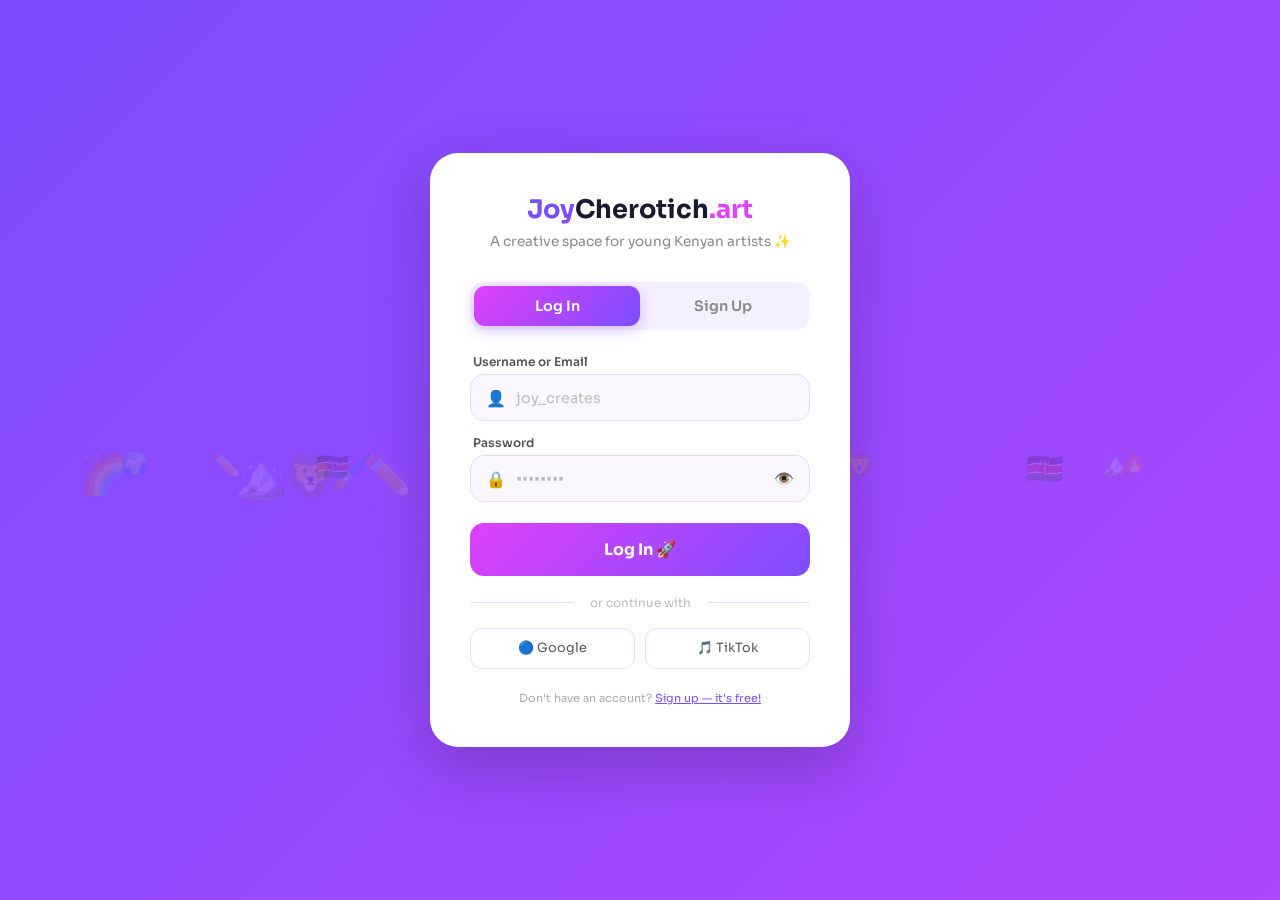
<file: journal.html>
<!DOCTYPE html>
<html lang="en" data-theme="light">
<head>
  <meta charset="UTF-8"><meta name="viewport" content="width=device-width, initial-scale=1.0">
  <title>Journal 📖 — Joy Cherotich Art</title>
  <link rel="preconnect" href="https://fonts.googleapis.com"><link rel="preconnect" href="https://fonts.gstatic.com" crossorigin>
  <link href="https://fonts.googleapis.com/css2?family=Space+Grotesk:wght@400;500;700&family=Sora:wght@300;400;600;700&display=swap" rel="stylesheet">
  <link rel="stylesheet" href="shared.css">
</head>
<body>
  <div class="theme-switcher"><button class="theme-btn active" data-theme="light">☀️</button><button class="theme-btn" data-theme="dark">🌙</button><button class="theme-btn" data-theme="sunset">🌅</button></div>
  <button class="sidebar-toggle" id="sidebarToggle">☰</button><div class="sidebar-overlay" id="sidebarOverlay"></div>
  <div class="app-layout">
    <aside class="sidebar" id="sidebar">
      <div class="sidebar-header"><a href="index.html" class="logo"><span class="joy">Joy</span>Cherotich<span class="art">.art</span></a></div>
      <nav class="sidebar-nav">
        <a href="index.html"><span class="nav-icon">🏠</span><span class="nav-label">Home</span></a>
        <a href="gallery.html"><span class="nav-icon">🖼️</span><span class="nav-label">Gallery</span></a>
        <a href="process.html"><span class="nav-icon">🔄</span><span class="nav-label">Process</span></a>
        <a href="about.html"><span class="nav-icon">👋</span><span class="nav-label">About Me</span></a>
        <a href="creators.html"><span class="nav-icon">🌟</span><span class="nav-label">Creators</span></a>
        <a href="challenge.html"><span class="nav-icon">🏆</span><span class="nav-label">Challenge</span></a>
        <a href="poll.html"><span class="nav-icon">🗳️</span><span class="nav-label">Vote</span></a>
        <a href="palette.html"><span class="nav-icon">🎨</span><span class="nav-label">Palette</span></a>
        <a href="journal.html"><span class="nav-icon">📖</span><span class="nav-label">Journal</span></a>
        <a href="draw.html"><span class="nav-icon">✏️</span><span class="nav-label">Draw</span></a>
        <a href="comments.html"><span class="nav-icon">💬</span><span class="nav-label">The Wall</span></a>
        <a href="contact.html"><span class="nav-icon">💌</span><span class="nav-label">Say Hi</span></a>
      </nav>
      <div class="sidebar-user" id="sidebarUser"><div class="user-avatar" id="sidebarAvatar">🎨</div><div class="user-info"><div class="name" id="sidebarName">Guest</div><div class="meta" id="sidebarMeta">@guest · Kenya</div></div><div class="sidebar-user-menu" id="sidebarUserMenu"><button class="danger" onclick="handleLogout()">🚪 Log Out</button></div></div>
    </aside>
    <main class="main-content">
      <section class="page-section" style="background:var(--bg-alt)">
        <div class="container">
          <h2 class="section-title">Art Journal 📖</h2>
          <p class="section-subtitle">Stories from my creative journey — the good, the messy, and the magical.</p>
          <div class="journal-grid">
            <article class="journal-card">
              <img src="https://images.unsplash.com/photo-1513364776144-60967b0f800f?w=600&q=80" alt="Art supplies" loading="lazy">
              <div class="journal-body">
                <div class="journal-date">April 20, 2026</div>
                <h3>How I Started Painting at 10 🖌️</h3>
                <p>It all began with a box of crayons my mum bought from the Nairobi market. I drew everything — our house, the cows, the sunset over the hills. I didn't know it then, but that was the start of something big...</p>
                <span class="read-more">Read more →</span>
              </div>
            </article>
            <article class="journal-card">
              <img src="https://images.unsplash.com/photo-1523805009345-7448845a9e53?w=600&q=80" alt="Art studio" loading="lazy">
              <div class="journal-body">
                <div class="journal-date">April 12, 2026</div>
                <h3>My First Art Sale! 💰</h3>
                <p>Someone actually paid for my art! A friend's mum saw my painting of Nairobi at sunset and offered to buy it. I was shaking. Here's how it felt and what I learned about valuing your own work...</p>
                <span class="read-more">Read more →</span>
              </div>
            </article>
            <article class="journal-card">
              <img src="https://images.unsplash.com/photo-1547891654-e66ed7ebb968?w=600&q=80" alt="Creative process" loading="lazy">
              <div class="journal-body">
                <div class="journal-date">March 28, 2026</div>
                <h3>Dear Art Block, Go Away 😤</h3>
                <p>I sat in front of a blank canvas for 3 hours. Nothing. Nada. Here are 5 things I do when creativity ghosts me — including one weird trick that involves ugali...</p>
                <span class="read-more">Read more →</span>
              </div>
            </article>
          </div>
        </div>
      </section>
      <footer><div class="container"><p>&copy; 2026 Joy Cherotich. Made with 💜 in Kenya ✨</p></div></footer>
    </main>
  </div>
  <script src="shared.js"></script>
</body>
</html>
</file>
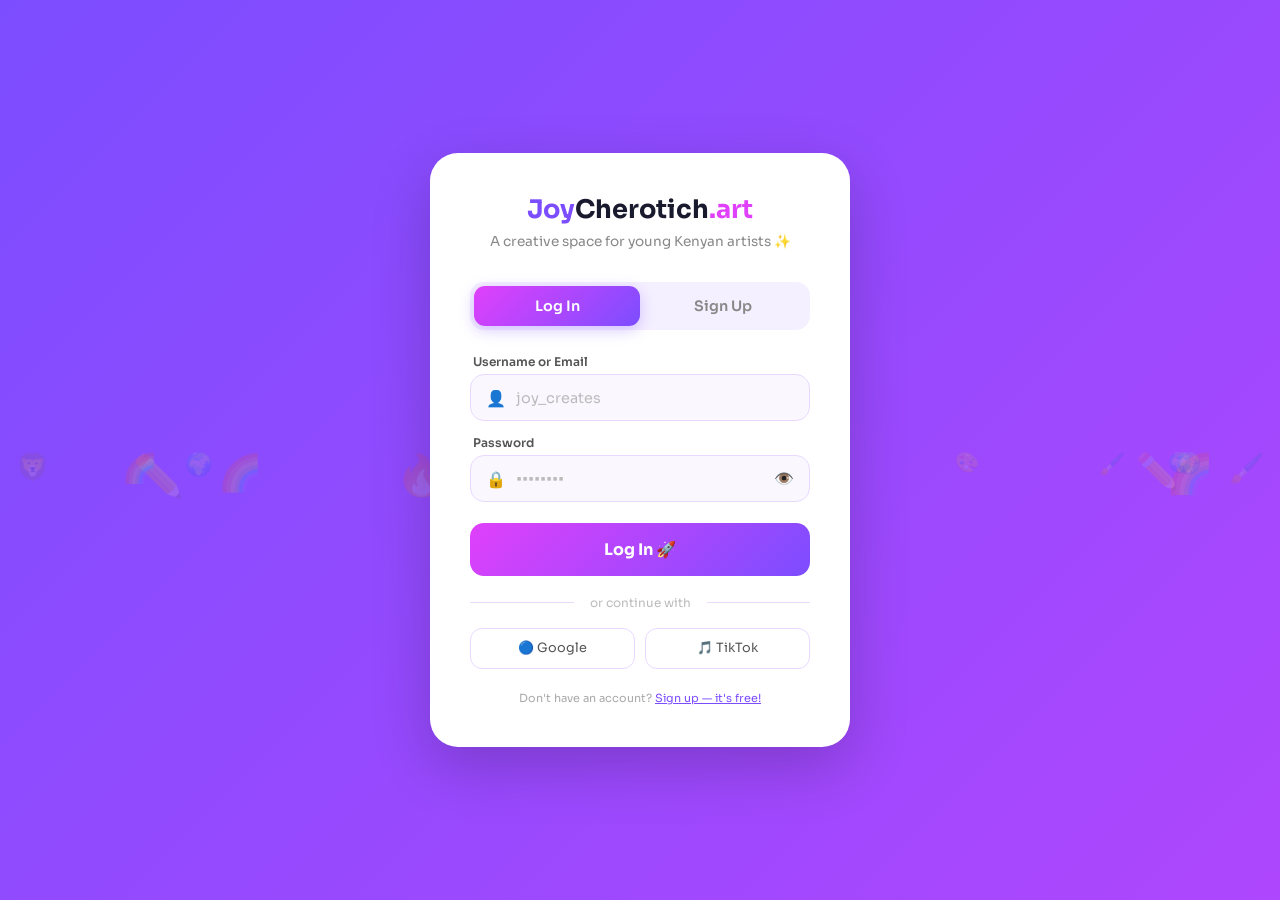
<file: login.html>
<!DOCTYPE html>
<html lang="en" data-theme="light">
<head>
  <meta charset="UTF-8">
  <meta name="viewport" content="width=device-width, initial-scale=1.0">
  <meta name="description" content="Join Joy Cherotich Art — a creative space for young Kenyan artists. Sign up or log in!">
  <title>Join the Crew ✨ | Joy Cherotich Art</title>
  <link rel="preconnect" href="https://fonts.googleapis.com">
  <link rel="preconnect" href="https://fonts.gstatic.com" crossorigin>
  <link href="https://fonts.googleapis.com/css2?family=Space+Grotesk:wght@400;500;700&family=Sora:wght@300;400;600;700&display=swap" rel="stylesheet">
  <style>
    *,*::before,*::after{box-sizing:border-box;margin:0;padding:0}
    html{font-size:16px}
    body{font-family:'Sora',sans-serif;min-height:100vh;display:flex;align-items:center;justify-content:center;background:linear-gradient(135deg,#7c4dff,#e040fb,#00bcd4);background-size:400% 400%;animation:gradBg 12s ease infinite;color:#1a1a2e;overflow:hidden;position:relative}
    @keyframes gradBg{0%{background-position:0% 50%}50%{background-position:100% 50%}100%{background-position:0% 50%}}
    h1,h2,h3{font-family:'Space Grotesk',sans-serif}

    /* Floating art emojis */
    .floating{position:fixed;font-size:2rem;opacity:.15;animation:floatUp linear infinite;pointer-events:none;z-index:0}
    @keyframes floatUp{0%{transform:translateY(100vh) rotate(0deg);opacity:0}10%{opacity:.15}90%{opacity:.15}100%{transform:translateY(-10vh) rotate(360deg);opacity:0}}

    /* Card */
    .auth-card{background:#fff;border-radius:28px;padding:2.5rem;width:100%;max-width:420px;box-shadow:0 20px 60px rgba(0,0,0,.2);position:relative;z-index:1;animation:popIn .5s ease-out}
    @keyframes popIn{from{opacity:0;transform:scale(.9) translateY(20px)}to{opacity:1;transform:scale(1) translateY(0)}}

    .logo{text-align:center;margin-bottom:.5rem;font-size:1.6rem;font-weight:700}
    .logo .joy{color:#7c4dff}.logo .art{color:#e040fb}
    .tagline{text-align:center;color:#888;font-size:.85rem;margin-bottom:2rem}

    /* Tabs */
    .auth-tabs{display:flex;border-radius:14px;background:#f5f0ff;padding:4px;margin-bottom:1.5rem}
    .auth-tab{flex:1;padding:.7rem;border:none;background:transparent;border-radius:11px;font-family:inherit;font-size:.9rem;font-weight:600;cursor:pointer;transition:all .3s;color:#888}
    .auth-tab.active{background:linear-gradient(135deg,#e040fb,#7c4dff);color:#fff;box-shadow:0 4px 15px rgba(124,77,255,.3)}

    /* Forms */
    .auth-form{display:none;flex-direction:column;gap:.85rem}
    .auth-form.active{display:flex}
    .form-group{position:relative}
    .form-group label{display:block;font-size:.75rem;font-weight:600;color:#555;margin-bottom:.3rem;padding-left:.2rem}
    .form-group input,.form-group select{width:100%;padding:.85rem 1rem .85rem 2.8rem;border:1.5px solid #e8daff;border-radius:14px;font-family:inherit;font-size:.9rem;background:#faf7ff;transition:border-color .3s,box-shadow .3s;color:#1a1a2e}
    .form-group select{padding-left:2.8rem;appearance:none;background-image:url("data:image/svg+xml,%3Csvg xmlns='http://www.w3.org/2000/svg' width='12' height='12' viewBox='0 0 12 12'%3E%3Cpath fill='%237c4dff' d='M6 8L1 3h10z'/%3E%3C/svg%3E");background-repeat:no-repeat;background-position:right 1rem center}
    .form-group input:focus,.form-group select:focus{outline:none;border-color:#7c4dff;box-shadow:0 0 0 3px rgba(124,77,255,.12)}
    .form-icon{position:absolute;left:1rem;top:2.1rem;font-size:1rem;pointer-events:none}
    .form-group input::placeholder{color:#bbb}

    /* Age display */
    .age-display{text-align:center;font-size:.8rem;color:#7c4dff;font-weight:600;margin-top:-.3rem;min-height:1.2rem}

    /* Password toggle */
    .pw-toggle{position:absolute;right:1rem;top:2.1rem;background:none;border:none;cursor:pointer;font-size:1rem}

    /* Avatar picker */
    .avatar-picker{display:flex;gap:.6rem;justify-content:center;flex-wrap:wrap;margin:.3rem 0}
    .avatar-option{width:44px;height:44px;border-radius:50%;display:flex;align-items:center;justify-content:center;font-size:1.3rem;border:2px solid #e8daff;cursor:pointer;transition:all .3s;background:#faf7ff}
    .avatar-option:hover{transform:scale(1.1);border-color:#7c4dff}
    .avatar-option.selected{border-color:#7c4dff;background:linear-gradient(135deg,#f3e5ff,#e8daff);box-shadow:0 0 0 3px rgba(124,77,255,.15)}

    /* Interests */
    .interests-grid{display:flex;flex-wrap:wrap;gap:.4rem;justify-content:center}
    .interest-chip{padding:.35rem .7rem;border-radius:50px;border:1.5px solid #e8daff;font-size:.72rem;font-weight:500;cursor:pointer;transition:all .3s;background:#faf7ff;color:#666}
    .interest-chip:hover,.interest-chip.selected{background:linear-gradient(135deg,#e040fb,#7c4dff);color:#fff;border-color:transparent}

    /* Submit */
    .btn-auth{width:100%;padding:1rem;border:none;border-radius:14px;background:linear-gradient(135deg,#e040fb,#7c4dff);color:#fff;font-family:inherit;font-size:1rem;font-weight:700;cursor:pointer;transition:all .3s;margin-top:.5rem}
    .btn-auth:hover{transform:translateY(-2px);box-shadow:0 8px 25px rgba(124,77,255,.4)}
    .btn-auth:active{transform:translateY(0)}

    /* Divider */
    .divider{display:flex;align-items:center;gap:1rem;margin:.3rem 0;color:#bbb;font-size:.75rem}
    .divider::before,.divider::after{content:'';flex:1;height:1px;background:#e8daff}

    /* Social login */
    .social-btns{display:flex;gap:.6rem}
    .social-btn{flex:1;padding:.7rem;border:1.5px solid #e8daff;border-radius:12px;background:#fff;cursor:pointer;font-size:1.1rem;transition:all .3s;display:flex;align-items:center;justify-content:center;gap:.4rem;font-family:inherit;font-size:.8rem;color:#555}
    .social-btn:hover{border-color:#7c4dff;background:#faf7ff}

    /* Terms */
    .terms{font-size:.7rem;color:#aaa;text-align:center;margin-top:.5rem;line-height:1.5}
    .terms a{color:#7c4dff;text-decoration:underline}

    /* Error */
    .error-msg{background:#fff0f0;color:#e53935;padding:.6rem 1rem;border-radius:10px;font-size:.8rem;text-align:center;display:none;border:1px solid #ffcdd2}
    .error-msg.show{display:block}

    /* Success */
    .success-screen{display:none;text-align:center;padding:2rem 0}
    .success-screen.show{display:block}
    .success-emoji{font-size:4rem;margin-bottom:1rem;animation:bounce 1s ease infinite}
    @keyframes bounce{0%,100%{transform:translateY(0)}50%{transform:translateY(-10px)}}
    .success-screen h2{margin-bottom:.5rem;font-size:1.5rem}
    .success-screen p{color:#888;margin-bottom:1.5rem;font-size:.9rem}

    /* Responsive */
    @media(max-width:480px){
      body{padding:1rem}
      .auth-card{padding:1.8rem;border-radius:22px}
    }
  </style>
</head>
<body>

  <!-- Floating art emojis background -->
  <div id="floatingEmojis"></div>

  <div class="auth-card">
    <div class="logo"><span class="joy">Joy</span>Cherotich<span class="art">.art</span></div>
    <p class="tagline">A creative space for young Kenyan artists ✨</p>

    <!-- Error message -->
    <div class="error-msg" id="errorMsg"></div>

    <!-- Success screen (hidden initially) -->
    <div class="success-screen" id="successScreen">
      <div class="success-emoji">🎨</div>
      <h2>Welcome to the Crew!</h2>
      <p id="successMsg">You're in! Redirecting to the gallery...</p>
      <button class="btn-auth" onclick="window.location.href='index.html'">Enter the Gallery ✨</button>
    </div>

    <!-- Auth tabs -->
    <div id="authContent">
      <div class="auth-tabs">
        <button class="auth-tab active" data-tab="login">Log In</button>
        <button class="auth-tab" data-tab="signup">Sign Up</button>
      </div>

      <!-- ===== LOGIN FORM ===== -->
      <form class="auth-form active" id="loginForm" onsubmit="handleLogin(event)">
        <div class="form-group">
          <label>Username or Email</label>
          <span class="form-icon">👤</span>
          <input type="text" id="loginUser" placeholder="joy_creates" required autocomplete="username">
        </div>
        <div class="form-group">
          <label>Password</label>
          <span class="form-icon">🔒</span>
          <input type="password" id="loginPass" placeholder="••••••••" required autocomplete="current-password">
          <button type="button" class="pw-toggle" onclick="togglePw('loginPass', this)">👁️</button>
        </div>
        <button type="submit" class="btn-auth">Log In 🚀</button>
        <div class="divider">or continue with</div>
        <div class="social-btns">
          <button type="button" class="social-btn" onclick="socialLogin('Google')">🔵 Google</button>
          <button type="button" class="social-btn" onclick="socialLogin('TikTok')">🎵 TikTok</button>
        </div>
        <p class="terms">Don't have an account? <a href="#" onclick="switchTab('signup')">Sign up — it's free!</a></p>
      </form>

      <!-- ===== SIGNUP FORM ===== -->
      <form class="auth-form" id="signupForm" onsubmit="handleSignup(event)">
        <!-- Step 1: Basic info -->
        <div id="step1">
          <div class="form-group">
            <label>What should we call you?</label>
            <span class="form-icon">✨</span>
            <input type="text" id="signupName" placeholder="Joy Cherotich" required>
          </div>
          <div class="form-group">
            <label>Pick a cool username</label>
            <span class="form-icon">🎨</span>
            <input type="text" id="signupUsername" placeholder="joy_creates" required pattern="[a-z0-9_]{3,20}" title="3-20 characters, lowercase letters, numbers, underscores">
          </div>
          <div class="form-group">
            <label>Your email</label>
            <span class="form-icon">📧</span>
            <input type="email" id="signupEmail" placeholder="joy@example.com" required>
          </div>
          <div class="form-group">
            <label>How old are you?</label>
            <span class="form-icon">🎂</span>
            <input type="number" id="signupAge" placeholder="15" min="10" max="25" required>
          </div>
          <div class="age-display" id="ageDisplay"></div>
          <div class="form-group">
            <label>Create a password</label>
            <span class="form-icon">🔒</span>
            <input type="password" id="signupPass" placeholder="At least 6 characters" required minlength="6">
            <button type="button" class="pw-toggle" onclick="togglePw('signupPass', this)">👁️</button>
          </div>
          <button type="button" class="btn-auth" onclick="goToStep2()">Next — Pick Your Vibe →</button>
        </div>

        <!-- Step 2: Personality -->
        <div id="step2" style="display:none">
          <div class="form-group">
            <label>Choose your avatar 😎</label>
          </div>
          <div class="avatar-picker" id="avatarPicker">
            <div class="avatar-option selected" data-avatar="🎨">🎨</div>
            <div class="avatar-option" data-avatar="🖌️">🖌️</div>
            <div class="avatar-option" data-avatar="✏️">✏️</div>
            <div class="avatar-option" data-avatar="🦁">🦁</div>
            <div class="avatar-option" data-avatar="🌍">🌍</div>
            <div class="avatar-option" data-avatar="🔥">🔥</div>
            <div class="avatar-option" data-avatar="💜">💜</div>
            <div class="avatar-option" data-avatar="🌈">🌈</div>
            <div class="avatar-option" data-avatar="⭐">⭐</div>
            <div class="avatar-option" data-avatar="🎵">🎵</div>
          </div>

          <div class="form-group" style="margin-top:.8rem">
            <label>Where in Kenya are you? 📍</label>
            <span class="form-icon">🇰🇪</span>
            <select id="signupCity">
              <option value="">Pick your city</option>
              <option>Nairobi</option><option>Mombasa</option><option>Kisumu</option>
              <option>Nakuru</option><option>Eldoret</option><option>Thika</option>
              <option>Malindi</option><option>Nyeri</option><option>Machakos</option>
              <option>Lamu</option><option>Nanyuki</option><option>Kitale</option>
              <option>Other</option>
            </select>
          </div>

          <div class="form-group">
            <label>What kind of art do you make? (pick all that apply)</label>
          </div>
          <div class="interests-grid" id="interests">
            <span class="interest-chip" data-interest="painting">🎨 Painting</span>
            <span class="interest-chip" data-interest="drawing">✏️ Drawing</span>
            <span class="interest-chip" data-interest="digital">💻 Digital Art</span>
            <span class="interest-chip" data-interest="sculpture">🗿 Sculpture</span>
            <span class="interest-chip" data-interest="beadwork">📿 Beadwork</span>
            <span class="interest-chip" data-interest="photography">📸 Photography</span>
            <span class="interest-chip" data-interest="mixed">🧩 Mixed Media</span>
            <span class="interest-chip" data-interest="music">🎵 Music Art</span>
            <span class="interest-chip" data-interest="fashion">👗 Fashion</span>
            <span class="interest-chip" data-interest="graffiti">🎯 Street Art</span>
            <span class="interest-chip" data-interest="animation">🎬 Animation</span>
            <span class="interest-chip" data-interest="justlooking">👀 Just Looking!</span>
          </div>

          <button type="submit" class="btn-auth" style="margin-top:1rem">Join the Crew 🚀</button>
          <p style="text-align:center;margin-top:.5rem"><a href="#" onclick="backToStep1()" style="color:#7c4dff;font-size:.82rem;font-weight:500">← Back</a></p>
        </div>

        <div class="divider" id="signupDivider">or continue with</div>
        <div class="social-btns" id="signupSocials">
          <button type="button" class="social-btn" onclick="socialLogin('Google')">🔵 Google</button>
          <button type="button" class="social-btn" onclick="socialLogin('TikTok')">🎵 TikTok</button>
        </div>
        <p class="terms">By signing up you agree to our <a href="#">Terms</a> & <a href="#">Privacy Policy</a>.<br>You must be 10+ to join. Under 13? Ask a parent! 💜</p>
      </form>
    </div>
  </div>

  <script>
    // ===== Floating emojis =====
    const emojis = ['🎨','🖌️','✏️','🎵','💜','⭐','🌈','🔥','🦁','🌍','🇰🇪','🏔️'];
    const container = document.getElementById('floatingEmojis');
    for (let i = 0; i < 20; i++) {
      const el = document.createElement('div');
      el.className = 'floating';
      el.textContent = emojis[Math.floor(Math.random() * emojis.length)];
      el.style.left = Math.random() * 100 + 'vw';
      el.style.animationDuration = (8 + Math.random() * 12) + 's';
      el.style.animationDelay = (Math.random() * 10) + 's';
      el.style.fontSize = (1.2 + Math.random() * 1.5) + 'rem';
      container.appendChild(el);
    }

    // ===== Tab switching =====
    const tabs = document.querySelectorAll('.auth-tab');
    const loginForm = document.getElementById('loginForm');
    const signupForm = document.getElementById('signupForm');

    function switchTab(tab) {
      tabs.forEach(t => t.classList.toggle('active', t.dataset.tab === tab));
      loginForm.classList.toggle('active', tab === 'login');
      signupForm.classList.toggle('active', tab === 'signup');
      hideError();
      // Reset signup to step 1
      if (tab === 'signup') backToStep1();
    }
    tabs.forEach(t => t.addEventListener('click', () => switchTab(t.dataset.tab)));

    // ===== Password toggle =====
    function togglePw(id, btn) {
      const input = document.getElementById(id);
      if (input.type === 'password') { input.type = 'text'; btn.textContent = '🙈'; }
      else { input.type = 'password'; btn.textContent = '👁️'; }
    }

    // ===== Age display =====
    document.getElementById('signupAge').addEventListener('input', function() {
      const age = parseInt(this.value);
      const el = document.getElementById('ageDisplay');
      if (!age || age < 10) el.textContent = '';
      else if (age <= 13) el.textContent = '🌱 Young creator vibes!';
      else if (age <= 16) el.textContent = '🔥 Peak creative energy!';
      else if (age <= 19) el.textContent = '🚀 Almost grown but still dreaming!';
      else el.textContent = '✨ Young at heart!';
    });

    // ===== Avatar picker =====
    let selectedAvatar = '🎨';
    document.querySelectorAll('.avatar-option').forEach(a => {
      a.addEventListener('click', () => {
        document.querySelectorAll('.avatar-option').forEach(o => o.classList.remove('selected'));
        a.classList.add('selected');
        selectedAvatar = a.dataset.avatar;
      });
    });

    // ===== Interest chips =====
    document.querySelectorAll('.interest-chip').forEach(chip => {
      chip.addEventListener('click', () => chip.classList.toggle('selected'));
    });

    // ===== Step navigation =====
    function goToStep2() {
      const name = document.getElementById('signupName').value.trim();
      const username = document.getElementById('signupUsername').value.trim();
      const email = document.getElementById('signupEmail').value.trim();
      const age = document.getElementById('signupAge').value;
      const pass = document.getElementById('signupPass').value;

      if (!name || !username || !email || !age || !pass) return showError('Please fill in all fields! ✏️');
      if (pass.length < 6) return showError('Password must be at least 6 characters 🔒');
      if (parseInt(age) < 10) return showError('You must be at least 10 to join 🌱');
      if (parseInt(age) > 25) return showError('This platform is for young creatives (10-25) 💜');

      // Check if username taken
      const users = JSON.parse(localStorage.getItem('jcaUsers') || '{}');
      if (users[username]) return showError('That username is taken! Try another 🎨');

      hideError();
      document.getElementById('step1').style.display = 'none';
      document.getElementById('step2').style.display = 'block';
      document.getElementById('signupDivider').style.display = 'none';
      document.getElementById('signupSocials').style.display = 'none';
    }

    function backToStep1() {
      document.getElementById('step1').style.display = 'block';
      document.getElementById('step2').style.display = 'none';
      document.getElementById('signupDivider').style.display = '';
      document.getElementById('signupSocials').style.display = '';
    }

    // ===== Error handling =====
    function showError(msg) {
      const el = document.getElementById('errorMsg');
      el.textContent = msg; el.classList.add('show');
    }
    function hideError() { document.getElementById('errorMsg').classList.remove('show'); }

    // ===== Signup =====
    function handleSignup(e) {
      e.preventDefault();
      const name = document.getElementById('signupName').value.trim();
      const username = document.getElementById('signupUsername').value.trim().toLowerCase();
      const email = document.getElementById('signupEmail').value.trim();
      const age = parseInt(document.getElementById('signupAge').value);
      const pass = document.getElementById('signupPass').value;
      const city = document.getElementById('signupCity').value || 'Kenya';
      const interests = [...document.querySelectorAll('.interest-chip.selected')].map(c => c.dataset.interest);

      const user = { name, username, email, age, pass, city, avatar: selectedAvatar, interests, joinedDate: new Date().toISOString() };

      // Save to localStorage
      const users = JSON.parse(localStorage.getItem('jcaUsers') || '{}');
      users[username] = user;
      localStorage.setItem('jcaUsers', JSON.stringify(users));

      // Log them in
      localStorage.setItem('jcaCurrentUser', JSON.stringify(user));

      // Show success
      showSuccess(name);
    }

    // ===== Login =====
    function handleLogin(e) {
      e.preventDefault();
      const input = document.getElementById('loginUser').value.trim().toLowerCase();
      const pass = document.getElementById('loginPass').value;
      const users = JSON.parse(localStorage.getItem('jcaUsers') || '{}');

      // Find user by username or email
      let user = users[input] || Object.values(users).find(u => u.email.toLowerCase() === input);

      if (!user) return showError('Account not found. Sign up first! ✨');
      if (user.pass !== pass) return showError('Wrong password. Try again! 🔒');

      localStorage.setItem('jcaCurrentUser', JSON.stringify(user));
      showSuccess(user.name);
    }

    // ===== Social login (mock) =====
    function socialLogin(provider) {
      const mockUser = {
        name: 'Creative ' + provider + ' User',
        username: provider.toLowerCase() + '_user_' + Math.floor(Math.random()*1000),
        email: '', age: 15, city: 'Kenya',
        avatar: '🌍', interests: [], pass: '',
        joinedDate: new Date().toISOString()
      };
      localStorage.setItem('jcaCurrentUser', JSON.stringify(mockUser));
      showSuccess(mockUser.name);
    }

    // ===== Success =====
    function showSuccess(name) {
      document.getElementById('authContent').style.display = 'none';
      document.getElementById('errorMsg').style.display = 'none';
      const screen = document.getElementById('successScreen');
      screen.classList.add('show');
      document.getElementById('successMsg').textContent = `Welcome, ${name}! 🎉 You're part of the crew now.`;
      setTimeout(() => { window.location.href = 'index.html'; }, 3000);
    }

    // ===== Redirect if already logged in =====
    if (localStorage.getItem('jcaCurrentUser')) {
      window.location.href = 'index.html';
    }
  </script>
</body>
</html>
</file>
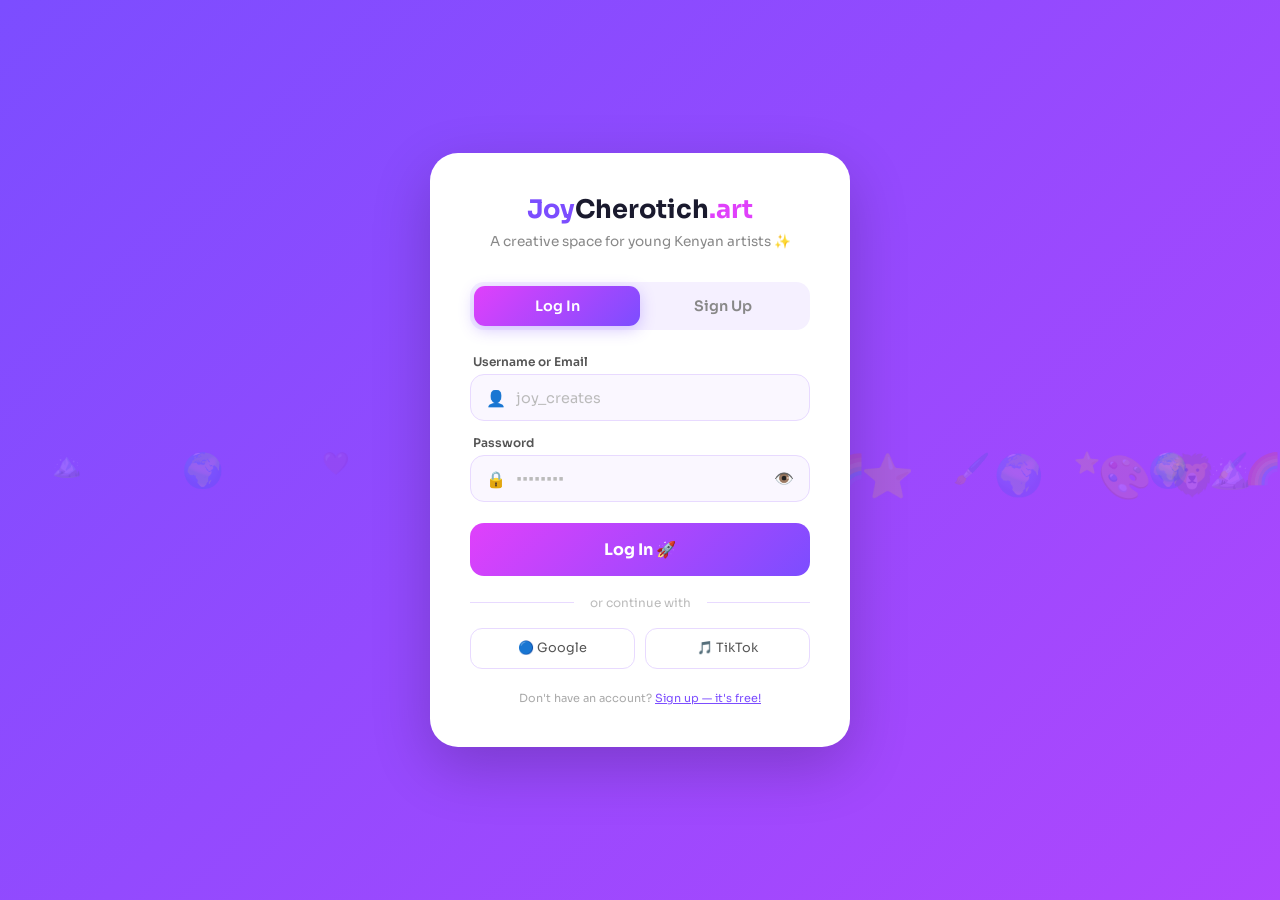
<file: palette.html>
<!DOCTYPE html>
<html lang="en" data-theme="light">
<head>
  <meta charset="UTF-8"><meta name="viewport" content="width=device-width, initial-scale=1.0">
  <title>Palette 🎨 — Joy Cherotich Art</title>
  <link rel="preconnect" href="https://fonts.googleapis.com"><link rel="preconnect" href="https://fonts.gstatic.com" crossorigin>
  <link href="https://fonts.googleapis.com/css2?family=Space+Grotesk:wght@400;500;700&family=Sora:wght@300;400;600;700&display=swap" rel="stylesheet">
  <link rel="stylesheet" href="shared.css">
</head>
<body>
  <div class="theme-switcher"><button class="theme-btn active" data-theme="light">☀️</button><button class="theme-btn" data-theme="dark">🌙</button><button class="theme-btn" data-theme="sunset">🌅</button></div>
  <button class="sidebar-toggle" id="sidebarToggle">☰</button><div class="sidebar-overlay" id="sidebarOverlay"></div>
  <div class="app-layout">
    <aside class="sidebar" id="sidebar">
      <div class="sidebar-header"><a href="index.html" class="logo"><span class="joy">Joy</span>Cherotich<span class="art">.art</span></a></div>
      <nav class="sidebar-nav">
        <a href="index.html"><span class="nav-icon">🏠</span><span class="nav-label">Home</span></a>
        <a href="gallery.html"><span class="nav-icon">🖼️</span><span class="nav-label">Gallery</span></a>
        <a href="process.html"><span class="nav-icon">🔄</span><span class="nav-label">Process</span></a>
        <a href="about.html"><span class="nav-icon">👋</span><span class="nav-label">About Me</span></a>
        <a href="creators.html"><span class="nav-icon">🌟</span><span class="nav-label">Creators</span></a>
        <a href="challenge.html"><span class="nav-icon">🏆</span><span class="nav-label">Challenge</span></a>
        <a href="poll.html"><span class="nav-icon">🗳️</span><span class="nav-label">Vote</span></a>
        <a href="palette.html"><span class="nav-icon">🎨</span><span class="nav-label">Palette</span></a>
        <a href="journal.html"><span class="nav-icon">📖</span><span class="nav-label">Journal</span></a>
        <a href="draw.html"><span class="nav-icon">✏️</span><span class="nav-label">Draw</span></a>
        <a href="comments.html"><span class="nav-icon">💬</span><span class="nav-label">The Wall</span></a>
        <a href="contact.html"><span class="nav-icon">💌</span><span class="nav-label">Say Hi</span></a>
      </nav>
      <div class="sidebar-user" id="sidebarUser"><div class="user-avatar" id="sidebarAvatar">🎨</div><div class="user-info"><div class="name" id="sidebarName">Guest</div><div class="meta" id="sidebarMeta">@guest · Kenya</div></div><div class="sidebar-user-menu" id="sidebarUserMenu"><button class="danger" onclick="handleLogout()">🚪 Log Out</button></div></div>
    </aside>
    <main class="main-content">
      <section class="page-section">
        <div class="container">
          <h2 class="section-title">Kenyan Color Palettes 🎨</h2>
          <p class="section-subtitle">Get a random Kenyan-inspired color palette for your next artwork. Click a color to copy!</p>
          <div class="palette-wrapper">
            <div class="palette-display" id="paletteDisplay"></div>
            <div class="palette-name" id="paletteName"></div>
            <div class="palette-actions">
              <button class="btn btn-primary" id="genPalette">New Palette 🎲</button>
              <button class="tool-btn" id="copyAllColors">Copy All Colors 📋</button>
            </div>
          </div>
        </div>
      </section>
      <footer><div class="container"><p>&copy; 2026 Joy Cherotich. Made with 💜 in Kenya ✨</p></div></footer>
    </main>
  </div>
  <script src="shared.js"></script>
  <script>
    (()=>{const palettes=[
      {name:'Maasai Sunset',colors:['#c0392b','#e74c3c','#f39c12','#f1c40f','#8e44ad']},
      {name:'Nairobi Night',colors:['#1a1a2e','#16213e','#0f3460','#e94560','#533483']},
      {name:'Savannah Gold',colors:['#d4a373','#ccd5ae','#e9edc9','#fefae0','#faedcd']},
      {name:'Indian Ocean',colors:['#0077b6','#00b4d8','#90e0ef','#caf0f8','#023e8a']},
      {name:'Mount Kenya',colors:['#2d6a4f','#40916c','#52b788','#74c69d','#95d5b2']},
      {name:'Turkana Desert',colors:['#bc6c25','#dda15e','#fefae0','#606c38','#283618']},
      {name:'Lamu Coral',colors:['#ff6b6b','#ffa07a','#ffd166','#06d6a0','#118ab2']},
      {name:'Rift Valley Bloom',colors:['#7c4dff','#e040fb','#ff4081','#ff6e40','#ffab40']},
      {name:'Amboseli Dawn',colors:['#ffb5a7','#fcd5ce','#f8edeb','#f9dcc4','#fec89a']},
      {name:'Mombasa Spice',colors:['#9b2226','#ae2012','#bb3e03','#ca6702','#ee9b00']}
    ];
    const disp=document.getElementById('paletteDisplay'),nameEl=document.getElementById('paletteName');
    function gen(){const p=palettes[Math.floor(Math.random()*palettes.length)];nameEl.textContent='"'+p.name+'"';disp.innerHTML=p.colors.map(c=>'<div class="palette-color" style="background:'+c+'" data-color="'+c+'" title="Click to copy">'+c+'</div>').join('');disp.querySelectorAll('.palette-color').forEach(el=>{el.addEventListener('click',()=>{navigator.clipboard.writeText(el.dataset.color);el.textContent='Copied!';setTimeout(()=>el.textContent=el.dataset.color,1200)})})}
    gen();document.getElementById('genPalette').addEventListener('click',gen);
    document.getElementById('copyAllColors').addEventListener('click',()=>{const c=[...disp.querySelectorAll('.palette-color')].map(e=>e.dataset.color).join(', ');navigator.clipboard.writeText(c);alert('All colors copied! 📋\n'+c)})})();
  </script>
</body>
</html>
</file>
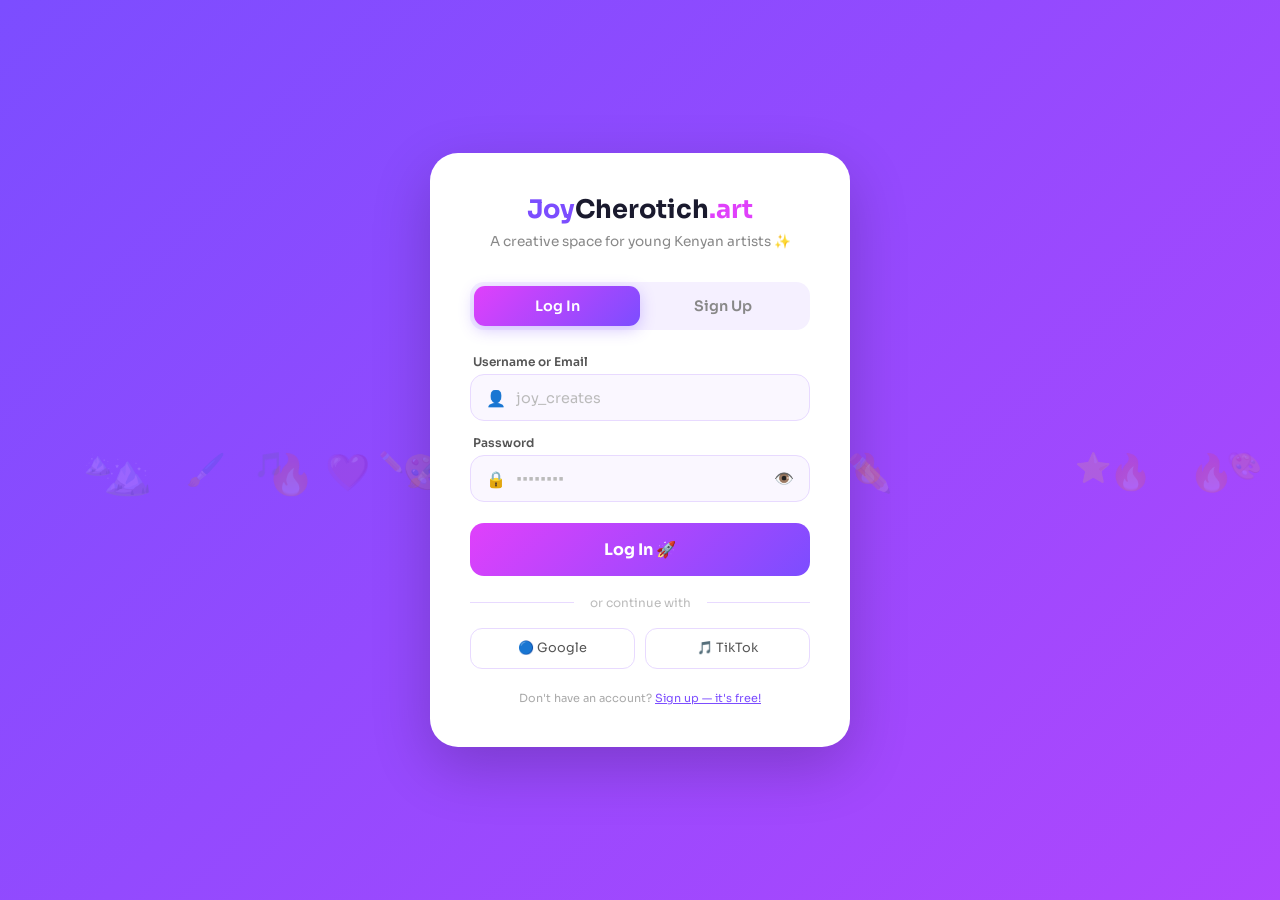
<file: poll.html>
<!DOCTYPE html>
<html lang="en" data-theme="light">
<head>
  <meta charset="UTF-8"><meta name="viewport" content="width=device-width, initial-scale=1.0">
  <title>Vote 🗳️ — Joy Cherotich Art</title>
  <link rel="preconnect" href="https://fonts.googleapis.com"><link rel="preconnect" href="https://fonts.gstatic.com" crossorigin>
  <link href="https://fonts.googleapis.com/css2?family=Space+Grotesk:wght@400;500;700&family=Sora:wght@300;400;600;700&display=swap" rel="stylesheet">
  <link rel="stylesheet" href="shared.css">
</head>
<body>
  <div class="theme-switcher"><button class="theme-btn active" data-theme="light">☀️</button><button class="theme-btn" data-theme="dark">🌙</button><button class="theme-btn" data-theme="sunset">🌅</button></div>
  <button class="sidebar-toggle" id="sidebarToggle">☰</button><div class="sidebar-overlay" id="sidebarOverlay"></div>
  <div class="app-layout">
    <aside class="sidebar" id="sidebar">
      <div class="sidebar-header"><a href="index.html" class="logo"><span class="joy">Joy</span>Cherotich<span class="art">.art</span></a></div>
      <nav class="sidebar-nav">
        <a href="index.html"><span class="nav-icon">🏠</span><span class="nav-label">Home</span></a>
        <a href="gallery.html"><span class="nav-icon">🖼️</span><span class="nav-label">Gallery</span></a>
        <a href="process.html"><span class="nav-icon">🔄</span><span class="nav-label">Process</span></a>
        <a href="about.html"><span class="nav-icon">👋</span><span class="nav-label">About Me</span></a>
        <a href="creators.html"><span class="nav-icon">🌟</span><span class="nav-label">Creators</span></a>
        <a href="challenge.html"><span class="nav-icon">🏆</span><span class="nav-label">Challenge</span></a>
        <a href="poll.html"><span class="nav-icon">🗳️</span><span class="nav-label">Vote</span></a>
        <a href="palette.html"><span class="nav-icon">🎨</span><span class="nav-label">Palette</span></a>
        <a href="journal.html"><span class="nav-icon">📖</span><span class="nav-label">Journal</span></a>
        <a href="draw.html"><span class="nav-icon">✏️</span><span class="nav-label">Draw</span></a>
        <a href="comments.html"><span class="nav-icon">💬</span><span class="nav-label">The Wall</span></a>
        <a href="contact.html"><span class="nav-icon">💌</span><span class="nav-label">Say Hi</span></a>
      </nav>
      <div class="sidebar-user" id="sidebarUser"><div class="user-avatar" id="sidebarAvatar">🎨</div><div class="user-info"><div class="name" id="sidebarName">Guest</div><div class="meta" id="sidebarMeta">@guest · Kenya</div></div><div class="sidebar-user-menu" id="sidebarUserMenu"><button class="danger" onclick="handleLogout()">🚪 Log Out</button></div></div>
    </aside>
    <main class="main-content">
      <section class="page-section" style="background:var(--bg-alt)">
        <div class="container">
          <h2 class="section-title">Vote for Your Fave 🗳️</h2>
          <p class="section-subtitle">Which of Joy's artworks speaks to you the most? Click to vote!</p>
          <div class="poll-grid" id="pollGrid">
            <div class="poll-option" data-poll="rift">
              <img src="https://images.unsplash.com/photo-1579783902614-a3fb3927b6a5?w=400&q=80" alt="Colors of the Rift Valley" loading="lazy">
              <h4>Colors of the Rift Valley</h4>
              <div class="poll-bar-wrap"><div class="poll-bar" id="bar-rift"></div></div>
              <div class="poll-pct" id="pct-rift">0%</div>
            </div>
            <div class="poll-option" data-poll="nairobi">
              <img src="https://images.unsplash.com/photo-1582561424760-0321d75e81fa?w=400&q=80" alt="Sunset Over Nairobi" loading="lazy">
              <h4>Sunset Over Nairobi</h4>
              <div class="poll-bar-wrap"><div class="poll-bar" id="bar-nairobi"></div></div>
              <div class="poll-pct" id="pct-nairobi">0%</div>
            </div>
            <div class="poll-option" data-poll="identity">
              <img src="https://images.unsplash.com/photo-1547891654-e66ed7ebb968?w=400&q=80" alt="Identity" loading="lazy">
              <h4>Identity</h4>
              <div class="poll-bar-wrap"><div class="poll-bar" id="bar-identity"></div></div>
              <div class="poll-pct" id="pct-identity">0%</div>
            </div>
          </div>
          <div class="poll-total" id="pollTotal">Total votes: 0</div>
        </div>
      </section>
      <footer><div class="container"><p>&copy; 2026 Joy Cherotich. Made with 💜 in Kenya ✨</p></div></footer>
    </main>
  </div>
  <script src="shared.js"></script>
  <script>
    (()=>{let votes=JSON.parse(localStorage.getItem('pollVotes')||'{"rift":12,"nairobi":8,"identity":15}');let voted=localStorage.getItem('pollVoted');
    function render(){const t=Object.values(votes).reduce((a,b)=>a+b,0);for(const k in votes){const p=t?Math.round(votes[k]/t*100):0;document.getElementById('bar-'+k).style.width=p+'%';document.getElementById('pct-'+k).textContent=p+'% ('+votes[k]+')'}document.getElementById('pollTotal').textContent='Total votes: '+t;if(voted)document.querySelectorAll('.poll-option').forEach(o=>o.classList.toggle('voted',o.dataset.poll===voted))}
    render();document.querySelectorAll('.poll-option').forEach(o=>{o.addEventListener('click',()=>{if(voted)return alert('You already voted! 😄 Thanks!');const k=o.dataset.poll;votes[k]++;voted=k;localStorage.setItem('pollVotes',JSON.stringify(votes));localStorage.setItem('pollVoted',voted);render()})})})();
  </script>
</body>
</html>
</file>
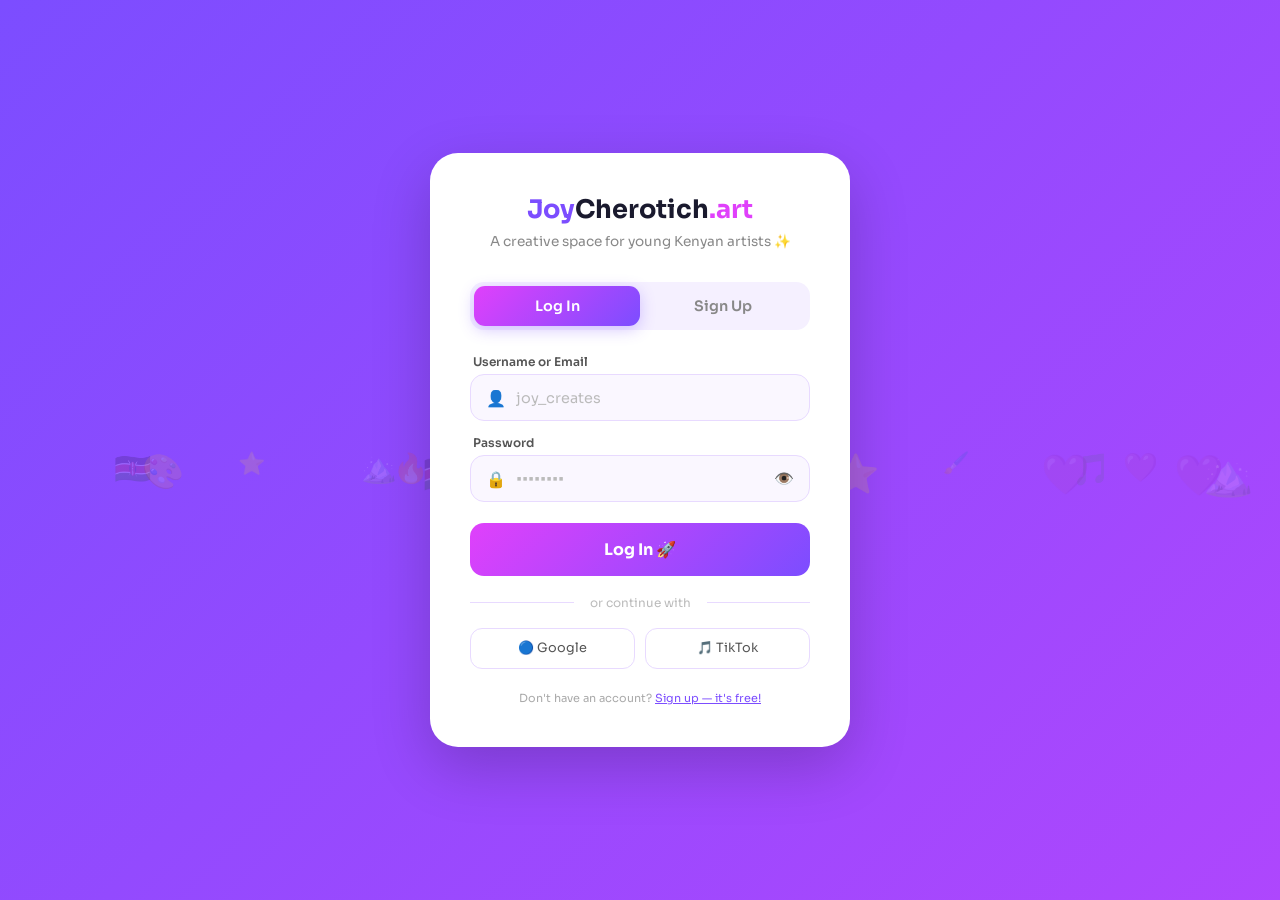
<file: process.html>
<!DOCTYPE html>
<html lang="en" data-theme="light">
<head>
  <meta charset="UTF-8"><meta name="viewport" content="width=device-width, initial-scale=1.0">
  <title>Process 🔄 — Joy Cherotich Art</title>
  <link rel="preconnect" href="https://fonts.googleapis.com"><link rel="preconnect" href="https://fonts.gstatic.com" crossorigin>
  <link href="https://fonts.googleapis.com/css2?family=Space+Grotesk:wght@400;500;700&family=Sora:wght@300;400;600;700&display=swap" rel="stylesheet">
  <link rel="stylesheet" href="shared.css">
</head>
<body>
  <div class="theme-switcher"><button class="theme-btn active" data-theme="light">☀️</button><button class="theme-btn" data-theme="dark">🌙</button><button class="theme-btn" data-theme="sunset">🌅</button></div>
  <button class="sidebar-toggle" id="sidebarToggle">☰</button><div class="sidebar-overlay" id="sidebarOverlay"></div>
  <div class="app-layout">
    <aside class="sidebar" id="sidebar">
      <div class="sidebar-header"><a href="index.html" class="logo"><span class="joy">Joy</span>Cherotich<span class="art">.art</span></a></div>
      <nav class="sidebar-nav">
        <a href="index.html"><span class="nav-icon">🏠</span><span class="nav-label">Home</span></a>
        <a href="gallery.html"><span class="nav-icon">🖼️</span><span class="nav-label">Gallery</span></a>
        <a href="process.html"><span class="nav-icon">🔄</span><span class="nav-label">Process</span></a>
        <a href="about.html"><span class="nav-icon">👋</span><span class="nav-label">About Me</span></a>
        <a href="creators.html"><span class="nav-icon">🌟</span><span class="nav-label">Creators</span></a>
        <a href="challenge.html"><span class="nav-icon">🏆</span><span class="nav-label">Challenge</span></a>
        <a href="poll.html"><span class="nav-icon">🗳️</span><span class="nav-label">Vote</span></a>
        <a href="palette.html"><span class="nav-icon">🎨</span><span class="nav-label">Palette</span></a>
        <a href="journal.html"><span class="nav-icon">📖</span><span class="nav-label">Journal</span></a>
        <a href="draw.html"><span class="nav-icon">✏️</span><span class="nav-label">Draw</span></a>
        <a href="comments.html"><span class="nav-icon">💬</span><span class="nav-label">The Wall</span></a>
        <a href="contact.html"><span class="nav-icon">💌</span><span class="nav-label">Say Hi</span></a>
      </nav>
      <div class="sidebar-user" id="sidebarUser"><div class="user-avatar" id="sidebarAvatar">🎨</div><div class="user-info"><div class="name" id="sidebarName">Guest</div><div class="meta" id="sidebarMeta">@guest · Kenya</div></div><div class="sidebar-user-menu" id="sidebarUserMenu"><button class="danger" onclick="handleLogout()">🚪 Log Out</button></div></div>
    </aside>
    <main class="main-content">
      <section class="page-section">
        <div class="container">
          <h2 class="section-title">Sketch → Finished Piece 🔄</h2>
          <p class="section-subtitle">Drag the slider to see how my art evolves from rough sketch to final piece!</p>
          <div class="ba-slider-container">
            <div class="ba-slider" id="baSlider">
              <img src="https://images.unsplash.com/photo-1579783902614-a3fb3927b6a5?w=900&q=80" alt="Finished artwork">
              <div class="ba-after" id="baAfter"><img src="https://images.unsplash.com/photo-1513364776144-60967b0f800f?w=900&q=80" alt="Sketch version"></div>
              <div class="ba-handle" id="baHandle"></div>
            </div>
            <div class="ba-labels"><span>✏️ Sketch</span><span>🎨 Finished</span></div>
          </div>
        </div>
      </section>
      <footer><div class="container"><p>&copy; 2026 Joy Cherotich. Made with 💜 in Kenya ✨</p></div></footer>
    </main>
  </div>
  <script src="shared.js"></script>
  <script>
    (()=>{const s=document.getElementById('baSlider'),a=document.getElementById('baAfter'),h=document.getElementById('baHandle');let d=false;
    function mv(x){const r=s.getBoundingClientRect();let p=((x-r.left)/r.width)*100;p=Math.max(2,Math.min(98,p));a.style.width=p+'%';h.style.left=p+'%'}
    s.addEventListener('mousedown',e=>{d=true;mv(e.clientX)});window.addEventListener('mousemove',e=>{if(d)mv(e.clientX)});window.addEventListener('mouseup',()=>d=false);
    s.addEventListener('touchstart',e=>{d=true;mv(e.touches[0].clientX)},{passive:true});window.addEventListener('touchmove',e=>{if(d)mv(e.touches[0].clientX)},{passive:true});window.addEventListener('touchend',()=>d=false)})();
  </script>
</body>
</html>
</file>
<file: shared.css>
/* ===== Themes ===== */
[data-theme="light"]{--bg:#fefcff;--bg-alt:#f5f0ff;--bg-card:#fff;--text:#1a1a2e;--text-muted:#666;--text-light:#888;--accent:#7c4dff;--accent2:#e040fb;--accent3:#00bcd4;--border:#f0e8ff;--border-light:#e0d4f5;--input-bg:#faf7ff;--nav-bg:rgba(254,252,255,.92);--footer-bg:#1a1a2e;--footer-text:#ccc;--sidebar-bg:#faf7ff;--sidebar-hover:#f0e8ff}
[data-theme="dark"]{--bg:#0f0e17;--bg-alt:#1a1930;--bg-card:#1e1d2f;--text:#f0e8ff;--text-muted:#a99fc8;--text-light:#8878a9;--accent:#b388ff;--accent2:#ea80fc;--accent3:#4dd0e1;--border:#2d2b45;--border-light:#3a3860;--input-bg:#1a1930;--nav-bg:rgba(15,14,23,.94);--footer-bg:#0a0918;--footer-text:#a99fc8;--sidebar-bg:#161528;--sidebar-hover:#1e1d2f}
[data-theme="sunset"]{--bg:#fff8f0;--bg-alt:#fff0e0;--bg-card:#fff;--text:#3e2723;--text-muted:#8d6e63;--text-light:#a1887f;--accent:#ff6d00;--accent2:#ff1744;--accent3:#ffc107;--border:#ffe0b2;--border-light:#ffcc80;--input-bg:#fff8f0;--nav-bg:rgba(255,248,240,.94);--footer-bg:#3e2723;--footer-text:#d7ccc8;--sidebar-bg:#fff0e0;--sidebar-hover:#ffe0b2}

/* ===== Reset ===== */
*,*::before,*::after{box-sizing:border-box;margin:0;padding:0}
html{scroll-behavior:smooth;font-size:16px}
body{font-family:'Sora',sans-serif;color:var(--text);background:var(--bg);line-height:1.6;-webkit-font-smoothing:antialiased;transition:background .4s,color .4s}
img{max-width:100%;height:auto;display:block}a{text-decoration:none;color:inherit}ul{list-style:none}
h1,h2,h3{font-family:'Space Grotesk',sans-serif}

/* ===== Layout: Sidebar + Main ===== */
.app-layout{display:flex;min-height:100vh}

.sidebar{position:fixed;top:0;left:0;width:240px;height:100vh;background:var(--sidebar-bg);border-right:1px solid var(--border);z-index:1000;display:flex;flex-direction:column;transition:transform .3s ease,background .4s;overflow-y:auto;overflow-x:hidden}
.sidebar-header{padding:1.5rem 1.2rem 1rem;border-bottom:1px solid var(--border)}
.sidebar-header .logo{font-family:'Space Grotesk',sans-serif;font-size:1.3rem;font-weight:700}
.sidebar-header .logo .joy{color:var(--accent)}.sidebar-header .logo .art{color:var(--accent2)}

.sidebar-nav{flex:1;padding:.75rem .6rem}
.sidebar-nav a{display:flex;align-items:center;gap:.75rem;padding:.7rem 1rem;border-radius:12px;font-size:.88rem;font-weight:500;color:var(--text-muted);transition:all .25s;margin-bottom:2px}
.sidebar-nav a:hover{background:var(--sidebar-hover);color:var(--text)}
.sidebar-nav a.active{background:linear-gradient(135deg,var(--accent2),var(--accent));color:#fff;font-weight:600;box-shadow:0 4px 15px rgba(124,77,255,.25)}
.sidebar-nav a .nav-icon{font-size:1.1rem;width:24px;text-align:center}
.sidebar-nav a .nav-label{white-space:nowrap}

.sidebar-user{padding:1rem 1.2rem;border-top:1px solid var(--border);display:flex;align-items:center;gap:.6rem;cursor:pointer;transition:background .2s;position:relative}
.sidebar-user:hover{background:var(--sidebar-hover)}
.sidebar-user .user-avatar{width:32px;height:32px;border-radius:50%;background:linear-gradient(135deg,var(--accent2),var(--accent));display:flex;align-items:center;justify-content:center;font-size:.9rem;color:#fff;flex-shrink:0}
.sidebar-user .user-info{overflow:hidden}
.sidebar-user .user-info .name{font-weight:600;font-size:.82rem;white-space:nowrap;overflow:hidden;text-overflow:ellipsis}
.sidebar-user .user-info .meta{font-size:.68rem;color:var(--text-light);white-space:nowrap;overflow:hidden;text-overflow:ellipsis}

.sidebar-user-menu{display:none;position:absolute;bottom:calc(100% + 6px);left:.6rem;right:.6rem;background:var(--bg-card);border:1px solid var(--border);border-radius:14px;padding:.4rem;box-shadow:0 8px 30px rgba(0,0,0,.12);z-index:100}
.sidebar-user-menu.open{display:block}
.sidebar-user-menu a,.sidebar-user-menu button{display:flex;align-items:center;gap:.6rem;padding:.55rem .8rem;border-radius:10px;font-size:.8rem;font-weight:500;cursor:pointer;transition:background .2s;color:var(--text);width:100%;border:none;background:none;font-family:inherit;text-align:left}
.sidebar-user-menu a:hover,.sidebar-user-menu button:hover{background:var(--bg-alt)}
.sidebar-user-menu .danger{color:#e53935}

.main-content{margin-left:240px;flex:1;min-height:100vh;display:flex;flex-direction:column}

/* Mobile sidebar toggle */
.sidebar-toggle{display:none;position:fixed;top:1rem;left:1rem;z-index:1001;width:42px;height:42px;border-radius:12px;border:1px solid var(--border);background:var(--bg-card);cursor:pointer;align-items:center;justify-content:center;font-size:1.2rem;box-shadow:0 2px 12px rgba(0,0,0,.08);transition:all .3s}
.sidebar-toggle:hover{border-color:var(--accent)}

.sidebar-overlay{display:none;position:fixed;inset:0;background:rgba(0,0,0,.4);z-index:999}

/* ===== Utility ===== */
.container{max-width:1100px;margin:0 auto;padding:0 1.5rem}
.section-title{text-align:center;font-size:clamp(1.8rem,4vw,2.8rem);margin-bottom:.5rem}
.section-subtitle{text-align:center;color:var(--text-muted);max-width:620px;margin:0 auto 3rem;font-size:1.05rem}
.btn{display:inline-block;padding:.85rem 2rem;border-radius:50px;font-weight:600;font-size:.95rem;transition:all .3s ease;cursor:pointer;border:none;font-family:inherit}
.btn-primary{background:linear-gradient(135deg,var(--accent2),var(--accent));color:#fff}
.btn-primary:hover{transform:translateY(-2px);box-shadow:0 6px 25px rgba(124,77,255,.4)}
.btn-outline{border:2px solid #fff;color:#fff;background:transparent}.btn-outline:hover{background:#fff;color:var(--text)}
.btn-sm{padding:.5rem 1.2rem;font-size:.82rem}
.btn-white{background:#fff;color:var(--accent);font-weight:700}.btn-white:hover{transform:translateY(-2px);box-shadow:0 8px 25px rgba(0,0,0,.2)}

/* ===== Page Header (for sub-pages) ===== */
.page-header{padding:3rem 0 2rem;text-align:center;background:var(--bg-alt);border-bottom:1px solid var(--border)}

/* ===== Theme Switcher ===== */
.theme-switcher{position:fixed;bottom:1.5rem;right:1.5rem;z-index:999;display:flex;flex-direction:column;gap:.4rem;background:var(--bg-card);border-radius:16px;padding:.5rem;box-shadow:0 4px 24px rgba(0,0,0,.12);border:1px solid var(--border)}
.theme-btn{width:36px;height:36px;border-radius:50%;border:2px solid var(--border);cursor:pointer;font-size:1rem;display:flex;align-items:center;justify-content:center;transition:all .3s;background:var(--bg-card)}
.theme-btn:hover{transform:scale(1.15)}.theme-btn.active{border-color:var(--accent);box-shadow:0 0 0 2px var(--accent)}

/* ===== Hero ===== */
.hero{min-height:100vh;display:flex;align-items:center;justify-content:center;text-align:center;position:relative;overflow:hidden;background:linear-gradient(135deg,rgba(124,77,255,.75),rgba(224,64,251,.6),rgba(0,188,212,.5)),url('https://images.unsplash.com/photo-1513364776144-60967b0f800f?w=1600&q=80') center/cover no-repeat;color:#fff}
.hero::before{content:'';position:absolute;inset:0;background:url("data:image/svg+xml,%3Csvg width='60' height='60' viewBox='0 0 60 60' xmlns='http://www.w3.org/2000/svg'%3E%3Cg fill='none' fill-rule='evenodd'%3E%3Cg fill='%23ffffff' fill-opacity='0.05'%3E%3Cpath d='M36 34v-4h-2v4h-4v2h4v4h2v-4h4v-2h-4zm0-30V0h-2v4h-4v2h4v4h2V6h4V4h-4zM6 34v-4H4v4H0v2h4v4h2v-4h4v-2H6zM6 4V0H4v4H0v2h4v4h2V6h4V4H6z'/%3E%3C/g%3E%3C/g%3E%3C/svg%3E")}
.hero-content{max-width:780px;padding:2rem;animation:fadeUp .9s ease-out;position:relative;z-index:1}
.hero-age-badge{display:inline-block;background:rgba(255,255,255,.2);backdrop-filter:blur(10px);padding:.4rem 1.2rem;border-radius:50px;font-size:.85rem;font-weight:500;margin-bottom:1.2rem;border:1px solid rgba(255,255,255,.3)}
.hero h1{font-size:clamp(2.2rem,6vw,3.8rem);margin-bottom:1rem;line-height:1.15}
.hero p{font-size:1.1rem;margin-bottom:2rem;opacity:.92;max-width:580px;margin-left:auto;margin-right:auto}
.hero-buttons{display:flex;gap:1rem;justify-content:center;flex-wrap:wrap}
@keyframes fadeUp{from{opacity:0;transform:translateY(30px)}to{opacity:1;transform:translateY(0)}}
@keyframes float{0%,100%{transform:translateY(0)}50%{transform:translateY(-10px)}}

/* ===== Gallery ===== */
#gallery{padding:4rem 0}
.gallery-filters{display:flex;justify-content:center;flex-wrap:wrap;gap:.75rem;margin-bottom:2.5rem}
.filter-btn{padding:.5rem 1.4rem;border-radius:50px;border:1.5px solid var(--border-light);background:var(--bg-card);cursor:pointer;font-size:.85rem;font-weight:500;transition:all .3s;font-family:inherit;color:var(--text)}
.filter-btn:hover,.filter-btn.active{background:linear-gradient(135deg,var(--accent2),var(--accent));color:#fff;border-color:transparent}
.gallery-grid{display:grid;grid-template-columns:repeat(auto-fill,minmax(280px,1fr));gap:1.5rem}
.gallery-card{position:relative;border-radius:20px;overflow:hidden;box-shadow:0 4px 20px rgba(124,77,255,.08);transition:transform .4s,box-shadow .4s;background:var(--bg-card)}
.gallery-card:hover{transform:translateY(-6px) rotate(-.5deg);box-shadow:0 14px 40px rgba(124,77,255,.18)}
.gallery-card img{width:100%;height:300px;object-fit:cover;transition:transform .5s}
.gallery-card:hover img{transform:scale(1.06)}
.card-info{padding:1.2rem}.card-info h3{font-size:1.05rem;margin-bottom:.3rem}
.card-info .artist-name{font-size:.8rem;color:var(--accent);font-weight:500}
.card-info p{font-size:.82rem;color:var(--text-light)}
.card-tag{position:absolute;top:12px;left:12px;background:linear-gradient(135deg,var(--accent2),var(--accent));color:#fff;padding:.25rem .75rem;border-radius:50px;font-size:.72rem;font-weight:600}
.card-age{position:absolute;top:12px;right:12px;background:rgba(255,255,255,.9);backdrop-filter:blur(6px);color:var(--accent);padding:.2rem .6rem;border-radius:50px;font-size:.7rem;font-weight:600}
.card-spotify{padding:0 1.2rem 1.2rem}.card-spotify iframe{border-radius:12px;width:100%;height:80px}

/* ===== Before & After ===== */
.page-section{padding:4rem 0}
.ba-slider-container{max-width:700px;margin:0 auto}
.ba-slider{position:relative;overflow:hidden;border-radius:20px;box-shadow:0 8px 40px rgba(124,77,255,.12);cursor:col-resize;user-select:none;touch-action:none}
.ba-slider img{display:block;width:100%;height:420px;object-fit:cover}
.ba-after{position:absolute;top:0;left:0;width:50%;height:100%;overflow:hidden}
.ba-after img{position:absolute;top:0;left:0;width:200%;max-width:none;height:100%;object-fit:cover}
.ba-handle{position:absolute;top:0;left:50%;width:4px;height:100%;background:#fff;transform:translateX(-50%);z-index:2;box-shadow:0 0 10px rgba(0,0,0,.3)}
.ba-handle::after{content:'⟨ ⟩';position:absolute;top:50%;left:50%;transform:translate(-50%,-50%);background:#fff;width:44px;height:44px;border-radius:50%;display:flex;align-items:center;justify-content:center;font-size:.8rem;font-weight:700;color:var(--accent);box-shadow:0 2px 12px rgba(0,0,0,.2)}
.ba-labels{display:flex;justify-content:space-between;margin-top:.75rem;font-size:.8rem;font-weight:600;color:var(--text-muted)}

/* ===== About ===== */
.about-grid{display:grid;grid-template-columns:1fr 1fr;gap:4rem;align-items:center}
.about-img{border-radius:24px;overflow:hidden;box-shadow:0 8px 40px rgba(124,77,255,.15);position:relative}
.about-img img{width:100%;height:500px;object-fit:cover}
.about-img .fun-sticker{position:absolute;bottom:20px;right:20px;background:var(--bg-card);padding:.6rem 1.2rem;border-radius:16px;font-size:.85rem;font-weight:600;box-shadow:0 4px 15px rgba(0,0,0,.1);animation:float 3s ease-in-out infinite}
.about-text h2{font-size:clamp(1.6rem,3vw,2.4rem);margin-bottom:1rem}
.about-text p{color:var(--text-muted);margin-bottom:1.2rem;font-size:.95rem}
.about-stats{display:flex;gap:2rem;margin:1.5rem 0}
.stat{text-align:center}.stat .number{font-size:1.8rem;font-weight:700;color:var(--accent);font-family:'Space Grotesk',sans-serif}
.stat .label{font-size:.75rem;color:var(--text-light);text-transform:uppercase;letter-spacing:.5px}

/* ===== Creators ===== */
.creators-grid{display:grid;grid-template-columns:repeat(auto-fill,minmax(260px,1fr));gap:2rem}
.creator-card{text-align:center;padding:2rem 1.5rem;background:var(--bg-card);border-radius:20px;box-shadow:0 4px 20px rgba(124,77,255,.06);transition:transform .3s;border:1px solid var(--border)}
.creator-card:hover{transform:translateY(-4px);border-color:var(--border-light)}
.creator-card img{width:110px;height:110px;border-radius:50%;object-fit:cover;margin:0 auto 1rem;border:3px solid transparent;background:linear-gradient(var(--bg-card),var(--bg-card)) padding-box,linear-gradient(135deg,var(--accent2),var(--accent)) border-box}
.creator-card h3{margin-bottom:.15rem;font-size:1.05rem}
.creator-card .age{font-size:.75rem;color:var(--accent2);font-weight:600;margin-bottom:.3rem}
.creator-card p{font-size:.85rem;color:var(--text-light)}

/* ===== Challenge ===== */
.challenge-card{max-width:700px;margin:0 auto;background:var(--bg-card);border-radius:24px;padding:3rem;text-align:center;border:2px dashed var(--accent);position:relative;overflow:hidden;box-shadow:0 8px 40px rgba(124,77,255,.08)}
.challenge-card::before{content:'';position:absolute;top:-50px;right:-50px;width:150px;height:150px;border-radius:50%;background:linear-gradient(135deg,var(--accent2),var(--accent));opacity:.1}
.challenge-month{font-size:.8rem;font-weight:600;color:var(--accent2);text-transform:uppercase;letter-spacing:1px;margin-bottom:.5rem}
.challenge-card h3{font-size:1.6rem;margin-bottom:.75rem}
.challenge-card>p{color:var(--text-muted);margin-bottom:1.5rem;max-width:480px;margin-left:auto;margin-right:auto}
.challenge-tags{display:flex;gap:.5rem;justify-content:center;flex-wrap:wrap;margin-bottom:1.5rem}
.challenge-tag{padding:.3rem .8rem;border-radius:50px;font-size:.75rem;font-weight:500;background:var(--bg-alt);color:var(--accent);border:1px solid var(--border)}

/* ===== Poll ===== */
.poll-grid{display:grid;grid-template-columns:repeat(auto-fill,minmax(200px,1fr));gap:1.2rem;max-width:900px;margin:0 auto}
.poll-option{background:var(--bg-card);border-radius:16px;padding:1rem;text-align:center;cursor:pointer;border:2px solid var(--border);transition:all .3s;position:relative}
.poll-option:hover{border-color:var(--accent);transform:translateY(-2px)}
.poll-option.voted{border-color:var(--accent);background:var(--bg-alt)}
.poll-option img{width:100%;height:140px;object-fit:cover;border-radius:10px;margin-bottom:.75rem}
.poll-option h4{font-size:.9rem;margin-bottom:.5rem}
.poll-bar-wrap{height:6px;background:var(--border);border-radius:10px;overflow:hidden;margin-bottom:.3rem}
.poll-bar{height:100%;border-radius:10px;width:0%;background:linear-gradient(90deg,var(--accent2),var(--accent));transition:width .8s ease}
.poll-pct{font-size:.7rem;color:var(--text-light);font-weight:600}
.poll-total{text-align:center;margin-top:1.5rem;font-size:.85rem;color:var(--text-muted)}

/* ===== Palette ===== */
.palette-wrapper{max-width:700px;margin:0 auto;text-align:center}
.palette-display{display:flex;border-radius:20px;overflow:hidden;height:120px;box-shadow:0 8px 30px rgba(124,77,255,.1);margin-bottom:1rem}
.palette-color{flex:1;display:flex;align-items:flex-end;justify-content:center;padding-bottom:.75rem;font-size:.7rem;font-weight:600;color:#fff;text-shadow:0 1px 3px rgba(0,0,0,.4);cursor:pointer;transition:flex .3s}
.palette-color:hover{flex:1.5}
.palette-name{font-size:.95rem;color:var(--text-muted);margin-bottom:1.5rem;font-style:italic}
.palette-actions{display:flex;gap:.75rem;justify-content:center;flex-wrap:wrap}

/* ===== Journal ===== */
.journal-grid{display:grid;grid-template-columns:repeat(auto-fill,minmax(320px,1fr));gap:2rem}
.journal-card{background:var(--bg-card);border-radius:20px;overflow:hidden;box-shadow:0 4px 20px rgba(124,77,255,.06);transition:transform .3s;border:1px solid var(--border)}
.journal-card:hover{transform:translateY(-4px)}
.journal-card img{width:100%;height:200px;object-fit:cover}
.journal-body{padding:1.5rem}
.journal-date{font-size:.72rem;color:var(--accent2);font-weight:600;text-transform:uppercase;letter-spacing:.5px}
.journal-body h3{font-size:1.1rem;margin:.4rem 0 .6rem}
.journal-body p{font-size:.88rem;color:var(--text-muted);margin-bottom:1rem}
.read-more{color:var(--accent);font-weight:600;font-size:.85rem}

/* ===== CTA ===== */
.cta-banner{padding:5rem 2rem;text-align:center;background:linear-gradient(135deg,var(--accent),var(--accent2),var(--accent3));color:#fff;position:relative;overflow:hidden}
.cta-banner::before{content:'';position:absolute;inset:0;background:url("data:image/svg+xml,%3Csvg width='40' height='40' viewBox='0 0 40 40' xmlns='http://www.w3.org/2000/svg'%3E%3Cg fill='%23ffffff' fill-opacity='0.06'%3E%3Cpath d='M20 20c2-2 4-4 4-7s-2-5-4-5-4 2-4 5 2 5 4 7z'/%3E%3C/g%3E%3C/svg%3E")}
.cta-banner>*{position:relative;z-index:1}
.cta-banner h2{font-size:clamp(1.6rem,4vw,2.6rem);margin-bottom:.75rem}
.cta-banner p{max-width:520px;margin:0 auto 2rem;opacity:.92}

/* ===== Draw ===== */
.draw-wrapper{background:var(--bg-card);border-radius:24px;padding:2rem;box-shadow:0 8px 40px rgba(124,77,255,.1);max-width:900px;margin:0 auto}
.draw-toolbar{display:flex;flex-wrap:wrap;gap:.75rem;align-items:center;margin-bottom:1rem;padding-bottom:1rem;border-bottom:1px solid var(--border)}
.draw-toolbar label{font-size:.8rem;font-weight:600;color:var(--text-muted)}
.color-swatches{display:flex;gap:.4rem;align-items:center}
.swatch{width:28px;height:28px;border-radius:50%;border:2px solid transparent;cursor:pointer;transition:transform .2s,border-color .2s}
.swatch:hover,.swatch.active{transform:scale(1.2);border-color:var(--accent)}
.color-picker-wrap input[type=color]{width:28px;height:28px;border:none;border-radius:50%;cursor:pointer;padding:0;background:none}
.draw-toolbar input[type=range]{width:100px;accent-color:var(--accent);cursor:pointer}
.size-display{font-size:.75rem;color:var(--accent);font-weight:600;min-width:28px}
.tool-btn{padding:.4rem .9rem;border-radius:50px;border:1.5px solid var(--border-light);background:var(--bg-card);cursor:pointer;font-size:.78rem;font-weight:500;transition:all .3s;font-family:inherit;color:var(--text)}
.tool-btn:hover,.tool-btn.active{background:linear-gradient(135deg,var(--accent2),var(--accent));color:#fff;border-color:transparent}
.tool-btn-danger{border-color:#ffcdd2;color:#e53935}.tool-btn-danger:hover{background:#e53935;color:#fff;border-color:transparent}
.canvas-container{position:relative;border-radius:16px;overflow:hidden;border:2px solid var(--border);cursor:crosshair;touch-action:none}
.canvas-container canvas{display:block;width:100%}
.draw-actions{display:flex;gap:.75rem;margin-top:1rem;flex-wrap:wrap;justify-content:center}

/* ===== Comments ===== */
.comments-wrapper{max-width:800px;margin:0 auto}
.featured-comments{display:grid;gap:1.2rem;margin-bottom:2.5rem}
.comment-bubble{background:var(--bg-card);border-radius:20px;padding:1.5rem;border:1px solid var(--border);box-shadow:0 2px 12px rgba(124,77,255,.05)}
.comment-header{display:flex;align-items:center;gap:.75rem;margin-bottom:.6rem}
.comment-avatar{width:36px;height:36px;border-radius:50%;background:linear-gradient(135deg,var(--accent2),var(--accent));display:flex;align-items:center;justify-content:center;color:#fff;font-weight:700;font-size:.85rem}
.comment-name{font-weight:600;font-size:.9rem}
.comment-age-badge{font-size:.65rem;background:var(--bg-alt);padding:.15rem .5rem;border-radius:50px;color:var(--accent);font-weight:600}
.comment-text{font-size:.9rem;color:var(--text-muted);line-height:1.5}
.comment-date{font-size:.7rem;color:var(--text-light);margin-top:.5rem}
.guestbook-form{background:var(--bg-card);border-radius:20px;padding:2rem;border:1px solid var(--border)}
.guestbook-form h3{margin-bottom:1rem;font-size:1.1rem}
.guestbook-form .form-row{display:grid;grid-template-columns:1fr 1fr;gap:.75rem;margin-bottom:.75rem}
.guestbook-form input,.guestbook-form textarea{width:100%;padding:.85rem;border:1.5px solid var(--border);border-radius:12px;font-family:inherit;font-size:.9rem;transition:border-color .3s;background:var(--input-bg);color:var(--text);resize:vertical}
.guestbook-form input:focus,.guestbook-form textarea:focus{outline:none;border-color:var(--accent)}
.guestbook-form textarea{margin-bottom:.75rem}

/* ===== Contact ===== */
.contact-grid{display:grid;grid-template-columns:1fr 1fr;gap:3rem}
.contact-info h3{font-size:1.3rem;margin-bottom:1rem}
.contact-info p{color:var(--text-muted);margin-bottom:1.5rem}
.contact-detail{display:flex;align-items:center;gap:.75rem;margin-bottom:1rem;font-size:.95rem}
.contact-detail .icon{width:40px;height:40px;background:var(--bg-alt);border-radius:50%;display:flex;align-items:center;justify-content:center;font-size:1.1rem}
.contact-form{display:flex;flex-direction:column;gap:1rem}
.contact-form input,.contact-form textarea{padding:1rem;border:1.5px solid var(--border);border-radius:14px;font-family:inherit;font-size:.95rem;transition:border-color .3s;background:var(--input-bg);color:var(--text);resize:vertical}
.contact-form input:focus,.contact-form textarea:focus{outline:none;border-color:var(--accent)}

/* ===== Footer ===== */
footer{background:var(--footer-bg);color:var(--footer-text);padding:3rem 0 1.5rem;text-align:center;transition:background .4s}
.footer-links{display:flex;justify-content:center;gap:1.5rem;margin-bottom:1.5rem;flex-wrap:wrap}
.footer-links a{transition:color .3s;font-size:.85rem}.footer-links a:hover{color:var(--accent2)}
.footer-socials{display:flex;justify-content:center;gap:1rem;margin-bottom:1.5rem}
.footer-socials a{width:38px;height:38px;border-radius:50%;background:rgba(255,255,255,.08);display:flex;align-items:center;justify-content:center;font-size:1rem;transition:background .3s}
.footer-socials a:hover{background:rgba(224,64,251,.3)}
footer p{font-size:.8rem;color:var(--text-light)}

/* ===== Responsive ===== */
@media(max-width:768px){
  .sidebar{transform:translateX(-100%)}
  .sidebar.open{transform:translateX(0)}
  .sidebar-toggle{display:flex}
  .sidebar-overlay.open{display:block}
  .main-content{margin-left:0}
  .about-grid,.contact-grid{grid-template-columns:1fr}
  .about-img img{height:300px}.gallery-grid{grid-template-columns:1fr 1fr}
  .about-stats{justify-content:center}
  .ba-slider img,.ba-after img{height:260px}
  .guestbook-form .form-row{grid-template-columns:1fr}
  .journal-grid{grid-template-columns:1fr}
}
@media(max-width:480px){.gallery-grid,.poll-grid{grid-template-columns:1fr}.palette-display{height:90px}}
</file>
